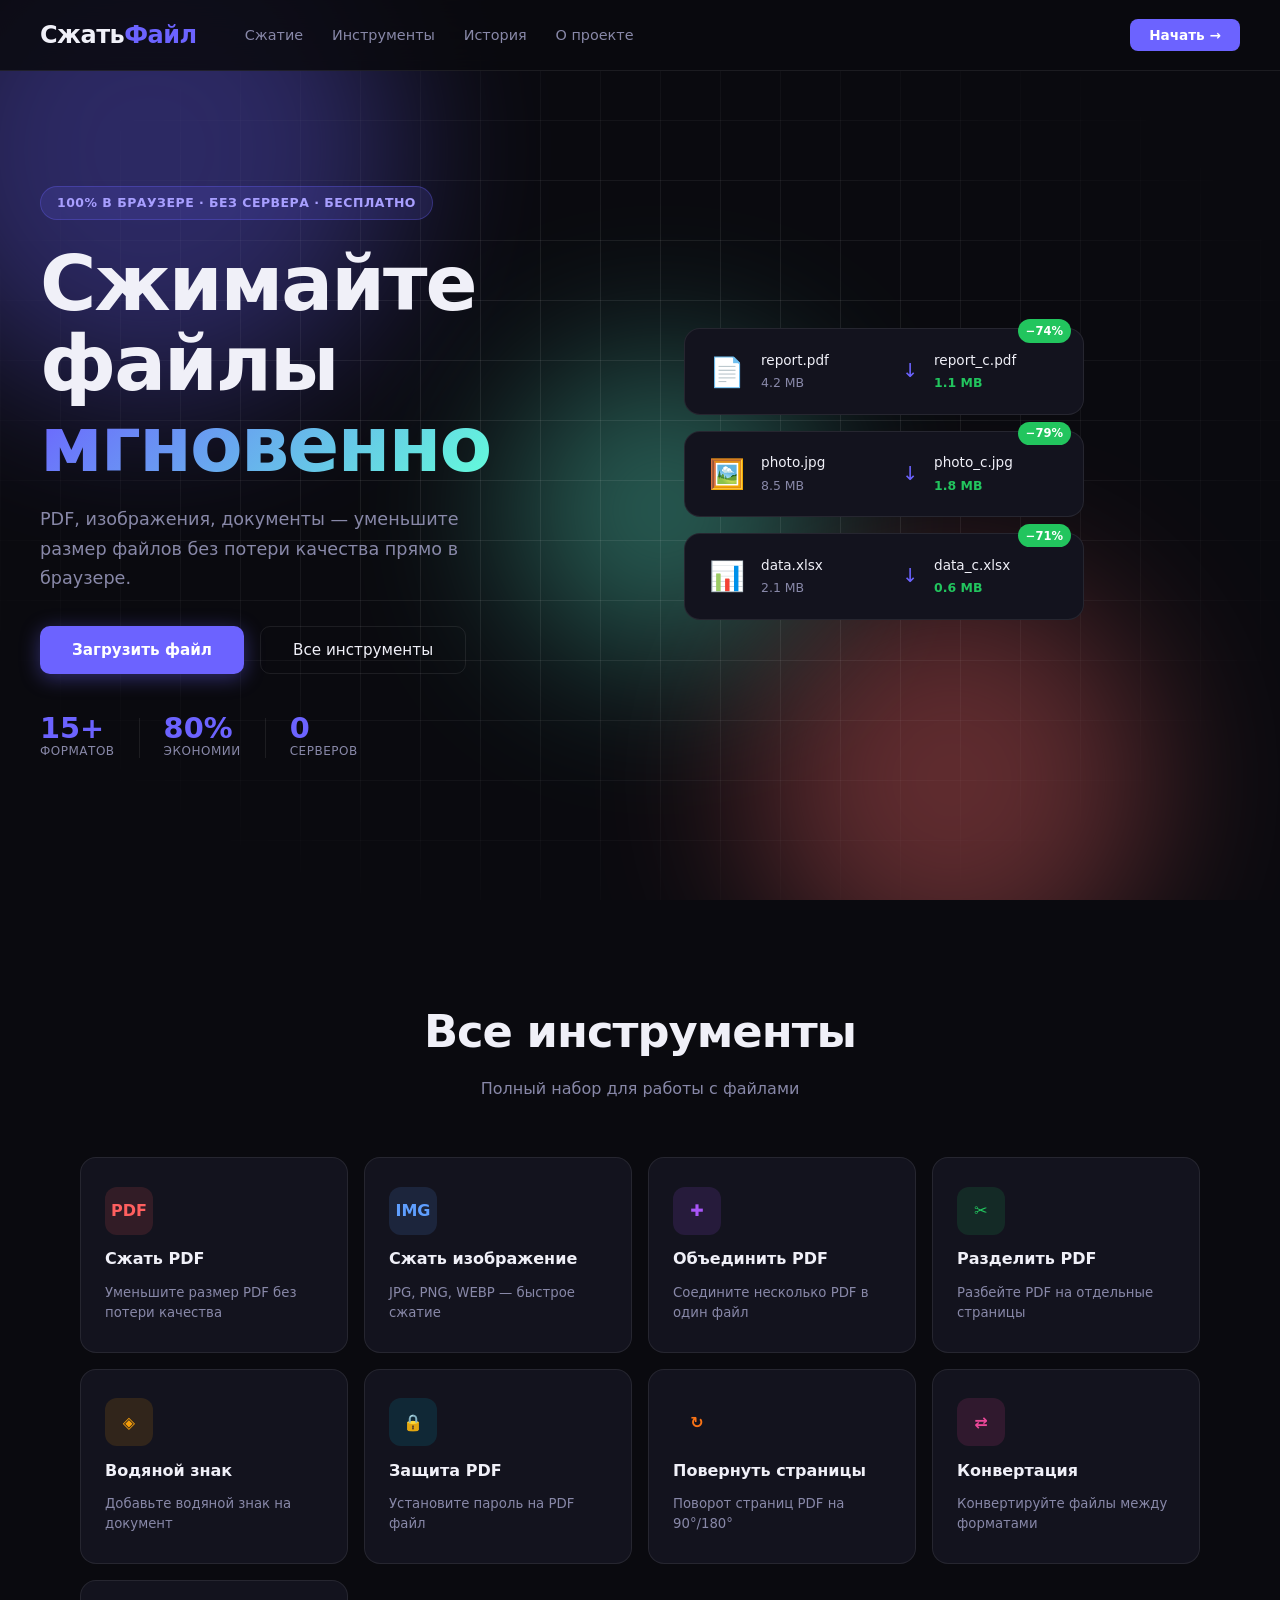
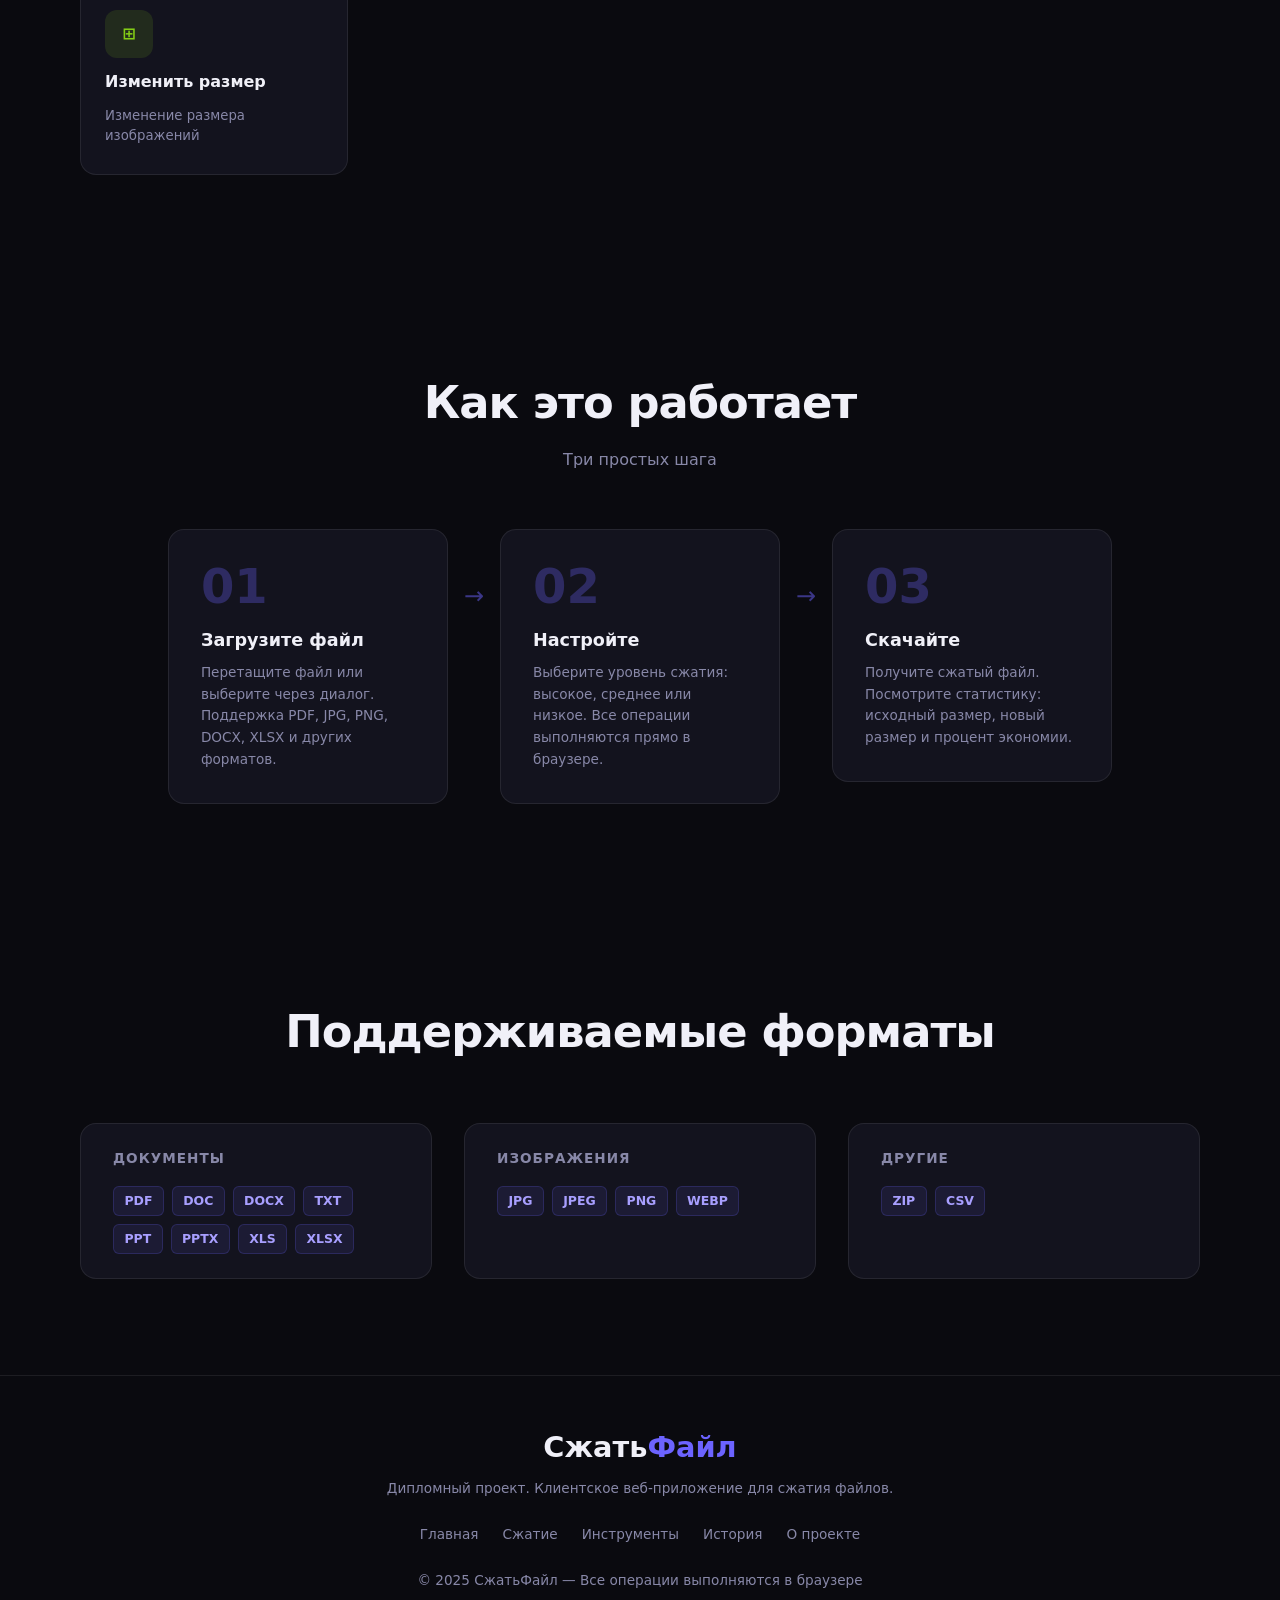
<file: index.html>
<!DOCTYPE html>
<html lang="ru">
<head>
  <meta charset="UTF-8">
  <meta name="viewport" content="width=device-width, initial-scale=1.0">
  <title>СжатьФайл — Сжатие и оптимизация файлов</title>
  <link rel="stylesheet" href="css/style.css">
  <link rel="stylesheet" href="css/responsive.css">

</head>
<body>

<!-- NAV -->
<nav class="navbar">
  <a href="index.html" class="logo">Сжать<span>Файл</span></a>
  <ul class="nav-links">
    <li><a href="compress.html">Сжатие</a></li>
    <li><a href="tools.html">Инструменты</a></li>
    <li><a href="history.html">История</a></li>
    <li><a href="about.html">О проекте</a></li>
  </ul>
  <button class="nav-cta" onclick="location.href='compress.html'">Начать →</button>
  <button class="burger" id="burger">☰</button>
</nav>

<!-- HERO -->
<section class="hero">
  <div class="hero-bg">
    <div class="blob b1"></div>
    <div class="blob b2"></div>
    <div class="blob b3"></div>
    <div class="grid-overlay"></div>
  </div>
  <div class="hero-content">
    <div class="hero-badge">100% в браузере · Без сервера · Бесплатно</div>
    <h1 class="hero-title">Сжимайте файлы<br><span class="accent">мгновенно</span></h1>
    <p class="hero-sub">PDF, изображения, документы — уменьшите размер файлов без потери качества прямо в браузере.</p>
    <div class="hero-actions">
      <button class="btn-primary" onclick="location.href='compress.html'">Загрузить файл</button>
      <button class="btn-ghost" onclick="location.href='tools.html'">Все инструменты</button>
    </div>
    <div class="hero-stats">
      <div class="stat"><span class="stat-num">15+</span><span class="stat-label">форматов</span></div>
      <div class="stat-divider"></div>
      <div class="stat"><span class="stat-num">80%</span><span class="stat-label">экономии</span></div>
      <div class="stat-divider"></div>
      <div class="stat"><span class="stat-num">0</span><span class="stat-label">серверов</span></div>
    </div>
  </div>
  <div class="hero-visual">
    <div class="file-card fc1">
      <div class="fc-icon">📄</div>
      <div class="fc-info"><span>report.pdf</span><span class="fc-size">4.2 MB</span></div>
      <div class="fc-arrow">↓</div>
      <div class="fc-info"><span>report_c.pdf</span><span class="fc-size fc-green">1.1 MB</span></div>
      <div class="fc-badge">−74%</div>
    </div>
    <div class="file-card fc2">
      <div class="fc-icon">🖼️</div>
      <div class="fc-info"><span>photo.jpg</span><span class="fc-size">8.5 MB</span></div>
      <div class="fc-arrow">↓</div>
      <div class="fc-info"><span>photo_c.jpg</span><span class="fc-size fc-green">1.8 MB</span></div>
      <div class="fc-badge">−79%</div>
    </div>
    <div class="file-card fc3">
      <div class="fc-icon">📊</div>
      <div class="fc-info"><span>data.xlsx</span><span class="fc-size">2.1 MB</span></div>
      <div class="fc-arrow">↓</div>
      <div class="fc-info"><span>data_c.xlsx</span><span class="fc-size fc-green">0.6 MB</span></div>
      <div class="fc-badge">−71%</div>
    </div>
  </div>
</section>

<!-- TOOLS GRID -->
<section class="tools-section">
  <div class="section-header">
    <h2>Все инструменты</h2>
    <p>Полный набор для работы с файлами</p>
  </div>
  <div class="tools-grid">
    <a href="compress.html?type=pdf" class="tool-card">
      <div class="tool-icon" style="background:#ff5f5f22;color:#ff5f5f">PDF</div>
      <h3>Сжать PDF</h3>
      <p>Уменьшите размер PDF без потери качества</p>
    </a>
    <a href="compress.html?type=image" class="tool-card">
      <div class="tool-icon" style="background:#5f9fff22;color:#5f9fff">IMG</div>
      <h3>Сжать изображение</h3>
      <p>JPG, PNG, WEBP — быстрое сжатие</p>
    </a>
    <a href="tools.html?tool=merge" class="tool-card">
      <div class="tool-icon" style="background:#a855f722;color:#a855f7">✚</div>
      <h3>Объединить PDF</h3>
      <p>Соедините несколько PDF в один файл</p>
    </a>
    <a href="tools.html?tool=split" class="tool-card">
      <div class="tool-icon" style="background:#22c55e22;color:#22c55e">✂</div>
      <h3>Разделить PDF</h3>
      <p>Разбейте PDF на отдельные страницы</p>
    </a>
    <a href="tools.html?tool=watermark" class="tool-card">
      <div class="tool-icon" style="background:#f59e0b22;color:#f59e0b">◈</div>
      <h3>Водяной знак</h3>
      <p>Добавьте водяной знак на документ</p>
    </a>
    <a href="tools.html?tool=protect" class="tool-card">
      <div class="tool-icon" style="background:#06b6d422;color:#06b6d4">🔒</div>
      <h3>Защита PDF</h3>
      <p>Установите пароль на PDF файл</p>
    </a>
    <a href="tools.html?tool=rotate" class="tool-card">
      <div class="tool-icon" style="background:#f97316 22;color:#f97316">↻</div>
      <h3>Повернуть страницы</h3>
      <p>Поворот страниц PDF на 90°/180°</p>
    </a>
    <a href="tools.html?tool=convert" class="tool-card">
      <div class="tool-icon" style="background:#ec489922;color:#ec4899">⇄</div>
      <h3>Конвертация</h3>
      <p>Конвертируйте файлы между форматами</p>
    </a>
    <a href="tools.html?tool=resize" class="tool-card">
      <div class="tool-icon" style="background:#84cc1622;color:#84cc16">⊞</div>
      <h3>Изменить размер</h3>
      <p>Изменение размера изображений</p>
    </a>
  </div>
</section>

<!-- HOW IT WORKS -->
<section class="how-section">
  <div class="section-header">
    <h2>Как это работает</h2>
    <p>Три простых шага</p>
  </div>
  <div class="steps">
    <div class="step">
      <div class="step-num">01</div>
      <h3>Загрузите файл</h3>
      <p>Перетащите файл или выберите через диалог. Поддержка PDF, JPG, PNG, DOCX, XLSX и других форматов.</p>
    </div>
    <div class="step-arrow">→</div>
    <div class="step">
      <div class="step-num">02</div>
      <h3>Настройте</h3>
      <p>Выберите уровень сжатия: высокое, среднее или низкое. Все операции выполняются прямо в браузере.</p>
    </div>
    <div class="step-arrow">→</div>
    <div class="step">
      <div class="step-num">03</div>
      <h3>Скачайте</h3>
      <p>Получите сжатый файл. Посмотрите статистику: исходный размер, новый размер и процент экономии.</p>
    </div>
  </div>
</section>

<!-- FORMATS -->
<section class="formats-section">
  <div class="section-header">
    <h2>Поддерживаемые форматы</h2>
  </div>
  <div class="formats-grid">
    <div class="format-group">
      <h4>Документы</h4>
      <div class="format-tags">
        <span>PDF</span><span>DOC</span><span>DOCX</span><span>TXT</span><span>PPT</span><span>PPTX</span><span>XLS</span><span>XLSX</span>
      </div>
    </div>
    <div class="format-group">
      <h4>Изображения</h4>
      <div class="format-tags">
        <span>JPG</span><span>JPEG</span><span>PNG</span><span>WEBP</span>
      </div>
    </div>
    <div class="format-group">
      <h4>Другие</h4>
      <div class="format-tags">
        <span>ZIP</span><span>CSV</span>
      </div>
    </div>
  </div>
</section>

<!-- FOOTER -->
<footer class="footer">
  <div class="footer-inner">
    <div class="footer-logo">Сжать<span>Файл</span></div>
    <p>Дипломный проект. Клиентское веб-приложение для сжатия файлов.</p>
    <div class="footer-links">
      <a href="index.html">Главная</a>
      <a href="compress.html">Сжатие</a>
      <a href="tools.html">Инструменты</a>
      <a href="history.html">История</a>
      <a href="about.html">О проекте</a>
    </div>
    <p class="footer-copy">© 2025 СжатьФайл — Все операции выполняются в браузере</p>
  </div>
</footer>

<script src="js/app.js"></script>
</body>
</html>
</file>
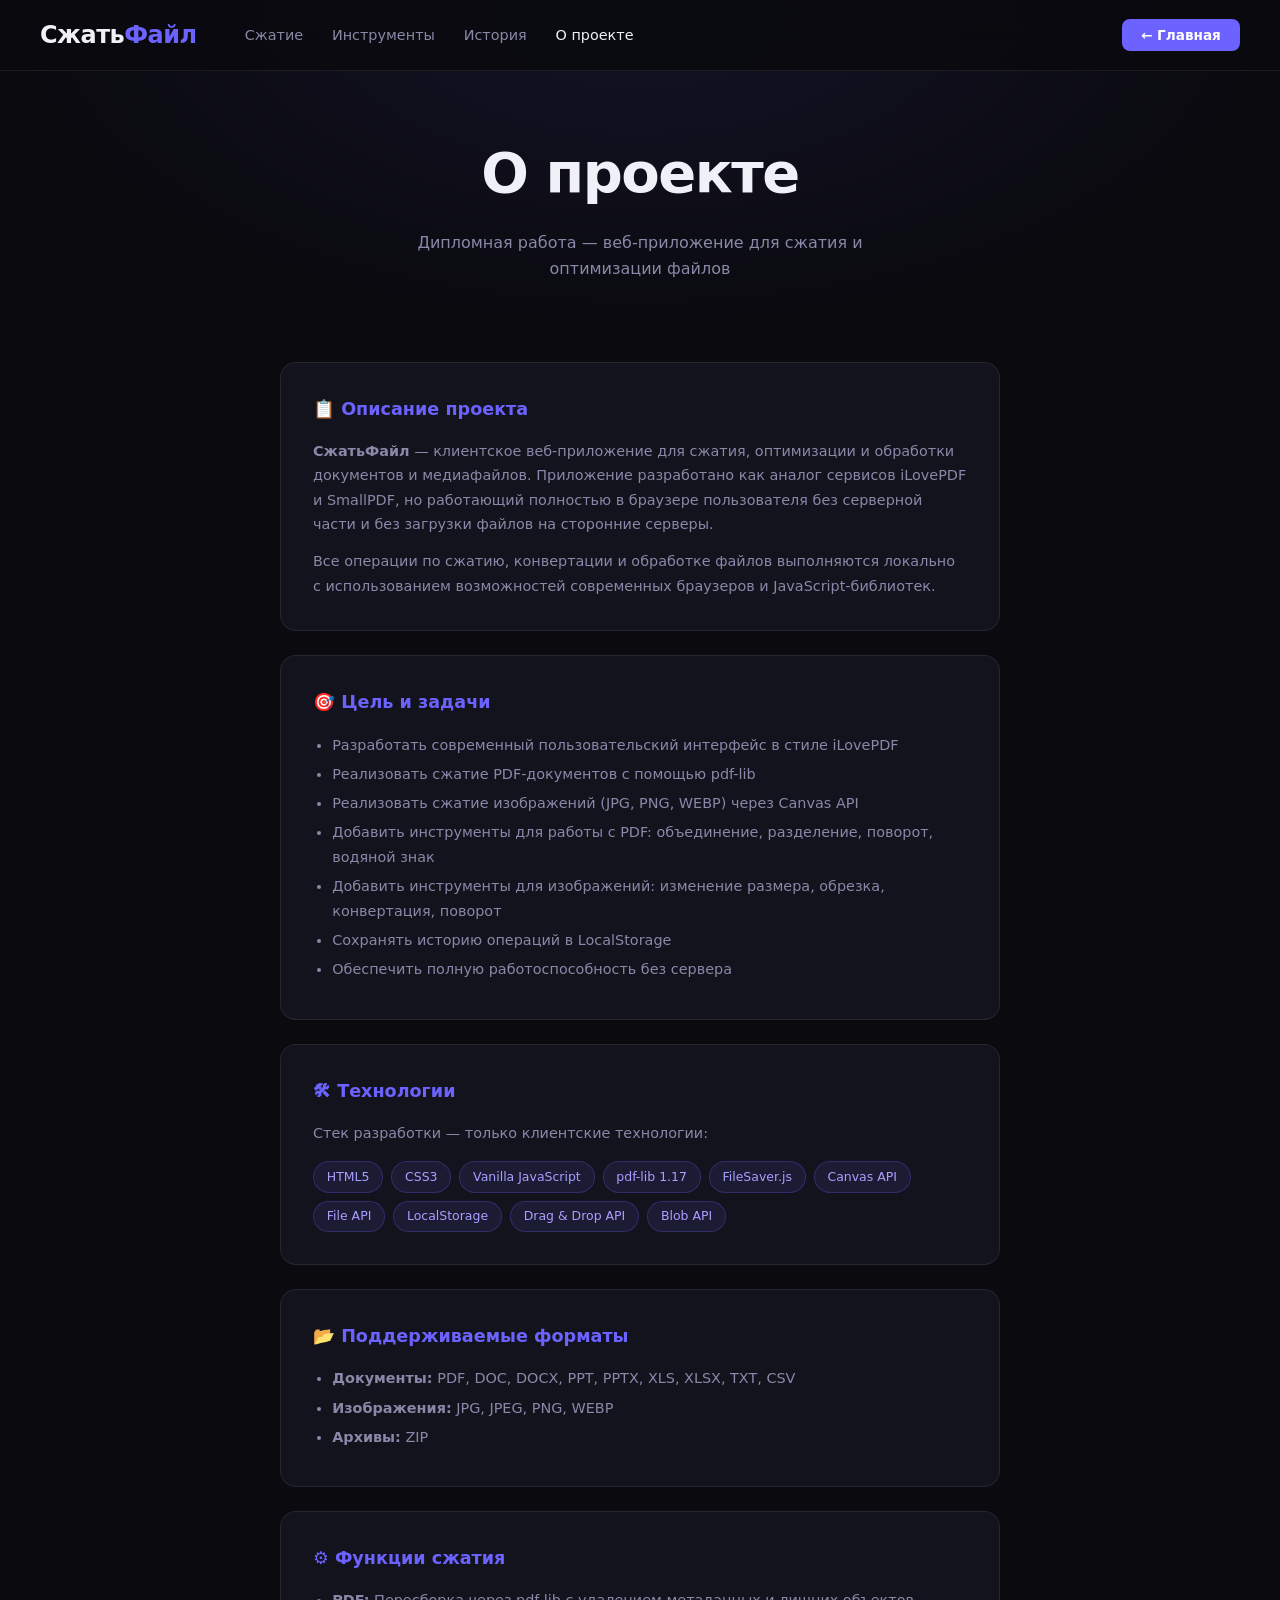
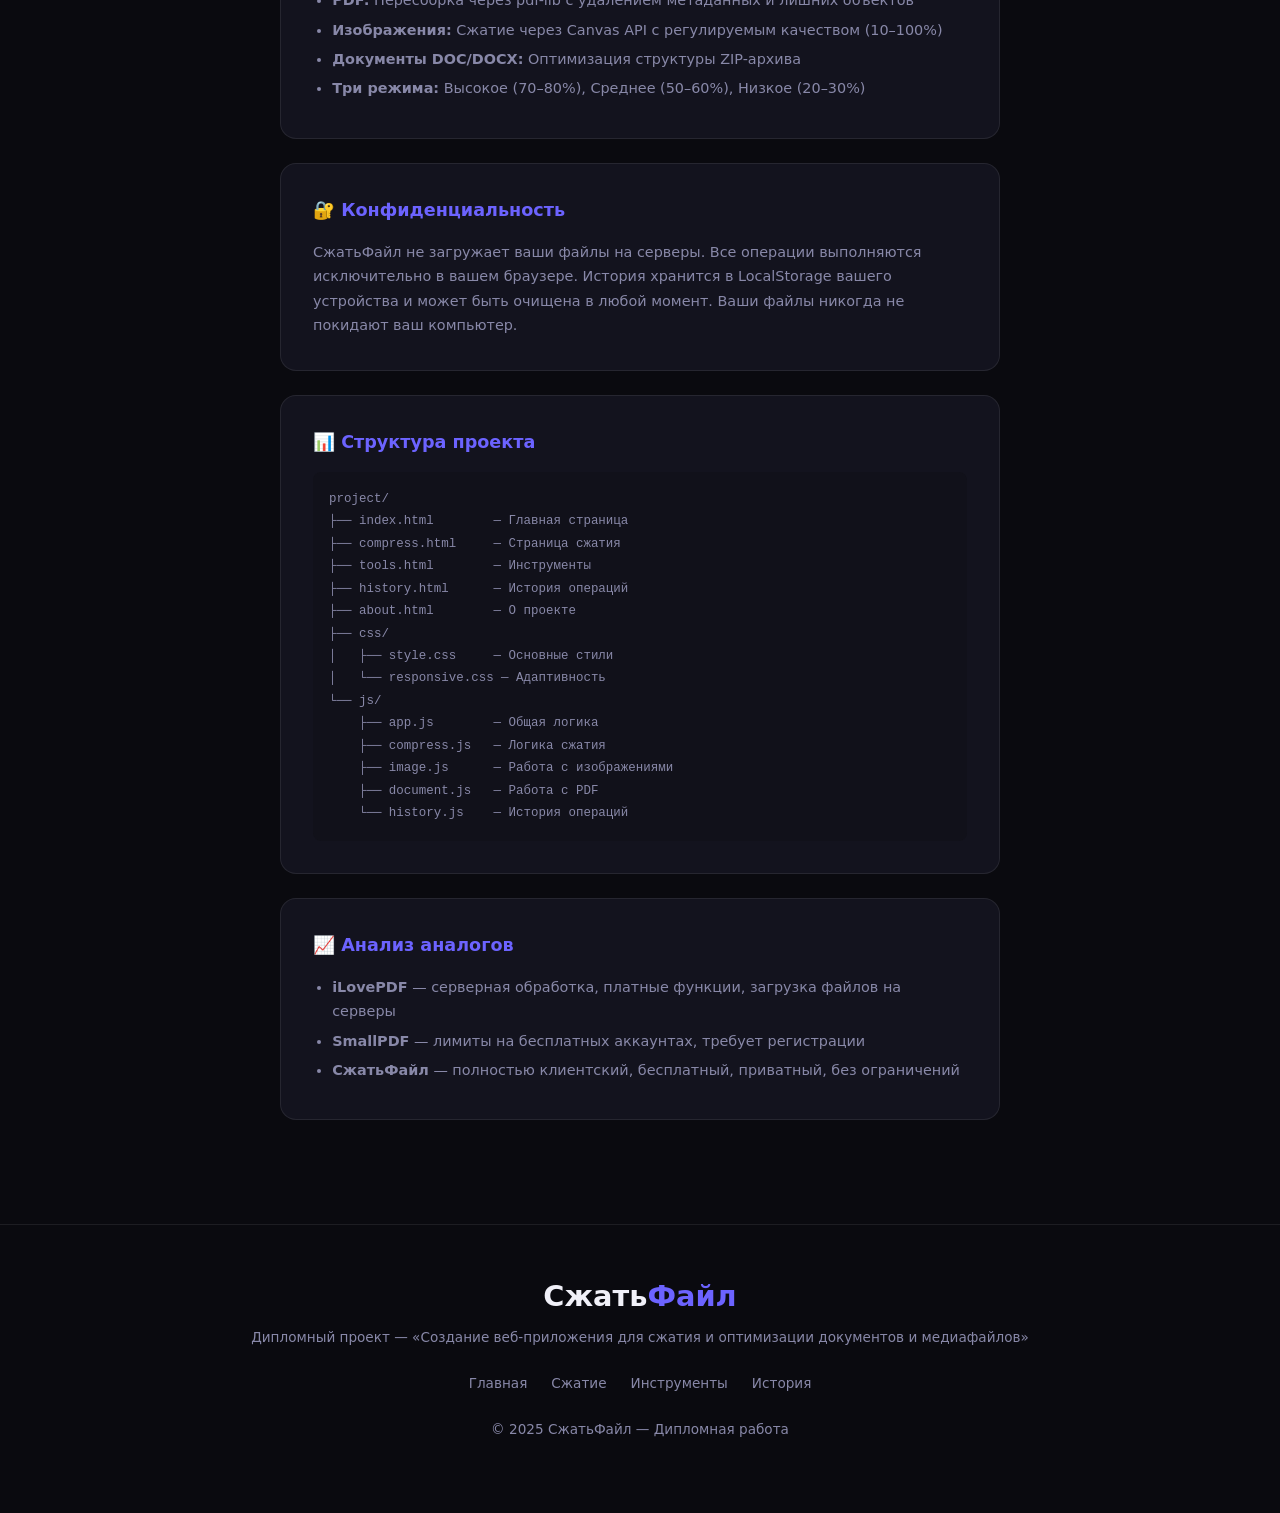
<file: about.html>
<!DOCTYPE html>
<html lang="ru">
<head>
  <meta charset="UTF-8">
  <meta name="viewport" content="width=device-width, initial-scale=1.0">
  <title>О проекте — СжатьФайл</title>
  <link rel="stylesheet" href="css/style.css">
  <link rel="stylesheet" href="css/responsive.css">

</head>
<body>

<nav class="navbar">
  <a href="index.html" class="logo">Сжать<span>Файл</span></a>
  <ul class="nav-links" id="navLinks">
    <li><a href="compress.html">Сжатие</a></li>
    <li><a href="tools.html">Инструменты</a></li>
    <li><a href="history.html">История</a></li>
    <li><a href="about.html" style="color:var(--text)">О проекте</a></li>
  </ul>
  <button class="nav-cta" onclick="location.href='index.html'">← Главная</button>
  <button class="burger" id="burger">☰</button>
</nav>

<div class="page-header">
  <h1>О проекте</h1>
  <p>Дипломная работа — веб-приложение для сжатия и оптимизации файлов</p>
</div>

<div class="about-section">

  <div class="about-card">
    <h3>📋 Описание проекта</h3>
    <p>
      <strong>СжатьФайл</strong> — клиентское веб-приложение для сжатия, оптимизации и обработки документов и медиафайлов.
      Приложение разработано как аналог сервисов iLovePDF и SmallPDF, но работающий полностью в браузере пользователя
      без серверной части и без загрузки файлов на сторонние серверы.
    </p>
    <p style="margin-top:0.8rem">
      Все операции по сжатию, конвертации и обработке файлов выполняются локально с использованием
      возможностей современных браузеров и JavaScript-библиотек.
    </p>
  </div>

  <div class="about-card">
    <h3>🎯 Цель и задачи</h3>
    <ul>
      <li>Разработать современный пользовательский интерфейс в стиле iLovePDF</li>
      <li>Реализовать сжатие PDF-документов с помощью pdf-lib</li>
      <li>Реализовать сжатие изображений (JPG, PNG, WEBP) через Canvas API</li>
      <li>Добавить инструменты для работы с PDF: объединение, разделение, поворот, водяной знак</li>
      <li>Добавить инструменты для изображений: изменение размера, обрезка, конвертация, поворот</li>
      <li>Сохранять историю операций в LocalStorage</li>
      <li>Обеспечить полную работоспособность без сервера</li>
    </ul>
  </div>

  <div class="about-card">
    <h3>🛠 Технологии</h3>
    <p style="margin-bottom:0.5rem">Стек разработки — только клиентские технологии:</p>
    <div class="tech-chips">
      <span class="tech-chip">HTML5</span>
      <span class="tech-chip">CSS3</span>
      <span class="tech-chip">Vanilla JavaScript</span>
      <span class="tech-chip">pdf-lib 1.17</span>
      <span class="tech-chip">FileSaver.js</span>
      <span class="tech-chip">Canvas API</span>
      <span class="tech-chip">File API</span>
      <span class="tech-chip">LocalStorage</span>
      <span class="tech-chip">Drag & Drop API</span>
      <span class="tech-chip">Blob API</span>
    </div>
  </div>

  <div class="about-card">
    <h3>📂 Поддерживаемые форматы</h3>
    <ul>
      <li><strong>Документы:</strong> PDF, DOC, DOCX, PPT, PPTX, XLS, XLSX, TXT, CSV</li>
      <li><strong>Изображения:</strong> JPG, JPEG, PNG, WEBP</li>
      <li><strong>Архивы:</strong> ZIP</li>
    </ul>
  </div>

  <div class="about-card">
    <h3>⚙️ Функции сжатия</h3>
    <ul>
      <li><strong>PDF:</strong> Пересборка через pdf-lib с удалением метаданных и лишних объектов</li>
      <li><strong>Изображения:</strong> Сжатие через Canvas API с регулируемым качеством (10–100%)</li>
      <li><strong>Документы DOC/DOCX:</strong> Оптимизация структуры ZIP-архива</li>
      <li><strong>Три режима:</strong> Высокое (70–80%), Среднее (50–60%), Низкое (20–30%)</li>
    </ul>
  </div>

  <div class="about-card">
    <h3>🔐 Конфиденциальность</h3>
    <p>
      СжатьФайл не загружает ваши файлы на серверы. Все операции выполняются исключительно в вашем браузере.
      История хранится в LocalStorage вашего устройства и может быть очищена в любой момент.
      Ваши файлы никогда не покидают ваш компьютер.
    </p>
  </div>

  <div class="about-card">
    <h3>📊 Структура проекта</h3>
    <pre style="font-size:0.78rem;color:var(--text-muted);line-height:1.8;background:var(--bg2);padding:1rem;border-radius:8px;overflow-x:auto">project/
├── index.html        — Главная страница
├── compress.html     — Страница сжатия
├── tools.html        — Инструменты
├── history.html      — История операций
├── about.html        — О проекте
├── css/
│   ├── style.css     — Основные стили
│   └── responsive.css — Адаптивность
└── js/
    ├── app.js        — Общая логика
    ├── compress.js   — Логика сжатия
    ├── image.js      — Работа с изображениями
    ├── document.js   — Работа с PDF
    └── history.js    — История операций</pre>
  </div>

  <div class="about-card">
    <h3>📈 Анализ аналогов</h3>
    <ul>
      <li><strong>iLovePDF</strong> — серверная обработка, платные функции, загрузка файлов на серверы</li>
      <li><strong>SmallPDF</strong> — лимиты на бесплатных аккаунтах, требует регистрации</li>
      <li><strong>СжатьФайл</strong> — полностью клиентский, бесплатный, приватный, без ограничений</li>
    </ul>
  </div>

</div>

<footer class="footer">
  <div class="footer-inner">
    <div class="footer-logo">Сжать<span>Файл</span></div>
    <p>Дипломный проект — «Создание веб-приложения для сжатия и оптимизации документов и медиафайлов»</p>
    <div class="footer-links">
      <a href="index.html">Главная</a>
      <a href="compress.html">Сжатие</a>
      <a href="tools.html">Инструменты</a>
      <a href="history.html">История</a>
    </div>
    <p class="footer-copy">© 2025 СжатьФайл — Дипломная работа</p>
  </div>
</footer>

<script src="js/app.js"></script>
</body>
</html>
</file>
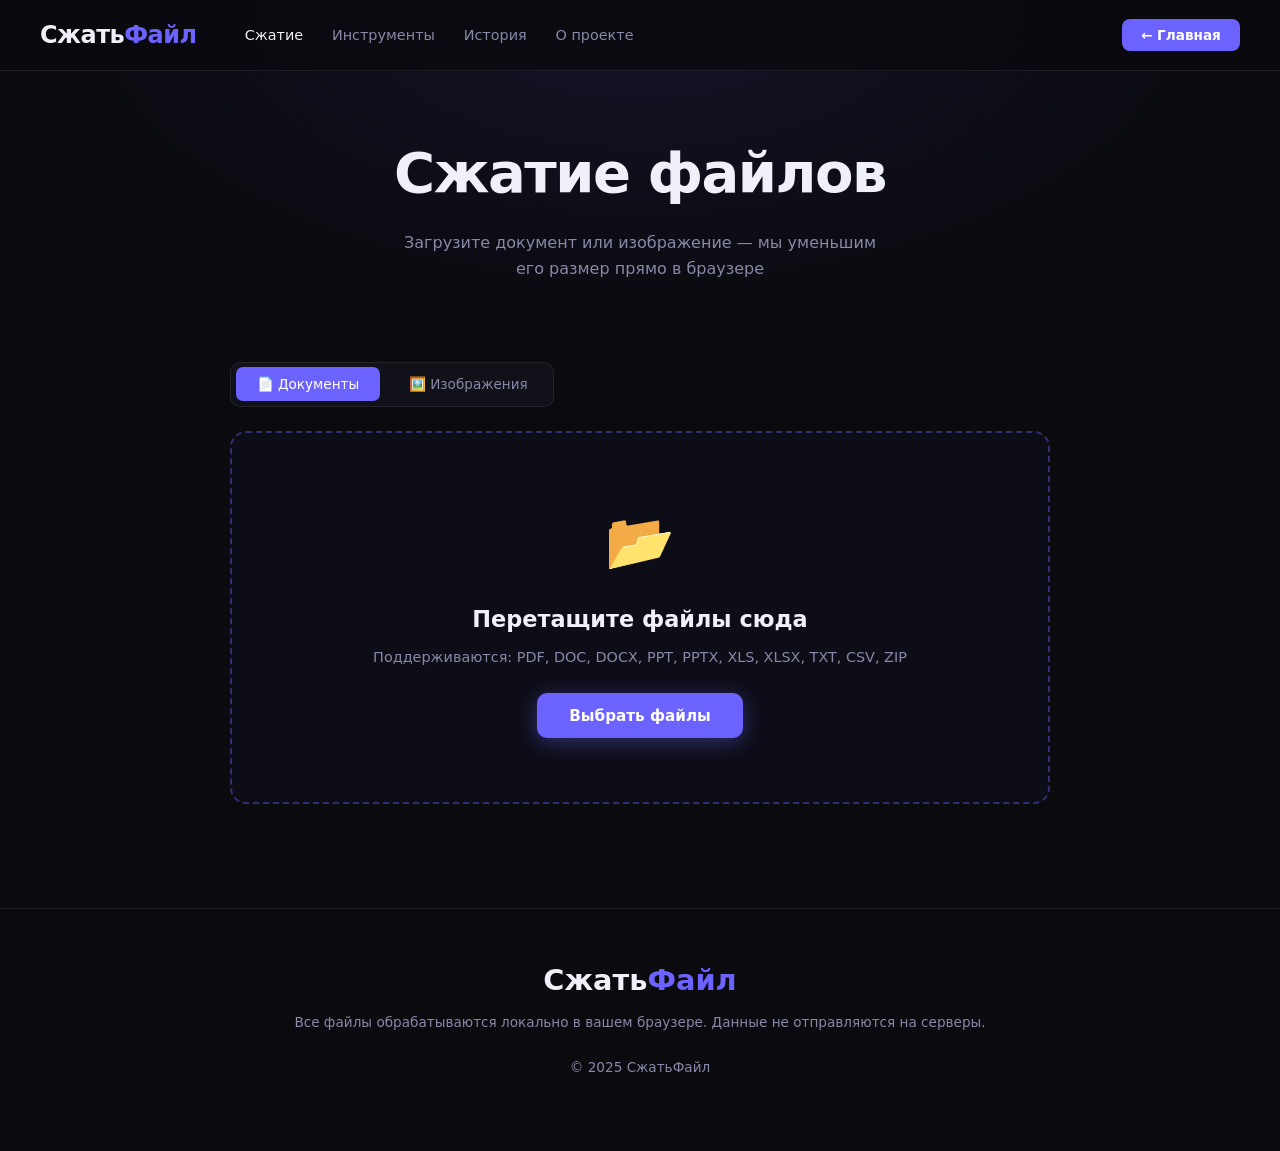
<file: compress.html>
<!DOCTYPE html>
<html lang="ru">
<head>
  <meta charset="UTF-8">
  <meta name="viewport" content="width=device-width, initial-scale=1.0">
  <title>Сжатие файлов — СжатьФайл</title>
  <link rel="stylesheet" href="css/style.css">
  <link rel="stylesheet" href="css/responsive.css">
  <link rel="stylesheet" href="css/compress.css">

</head>
<body>

<nav class="navbar">
  <a href="index.html" class="logo">Сжать<span>Файл</span></a>
  <ul class="nav-links" id="navLinks">
    <li><a href="compress.html" style="color:var(--text)">Сжатие</a></li>
    <li><a href="tools.html">Инструменты</a></li>
    <li><a href="history.html">История</a></li>
    <li><a href="about.html">О проекте</a></li>
  </ul>
  <button class="nav-cta" onclick="location.href='index.html'">← Главная</button>
  <button class="burger" id="burger">☰</button>
</nav>

<div class="page-header">
  <h1>Сжатие файлов</h1>
  <p>Загрузите документ или изображение — мы уменьшим его размер прямо в браузере</p>
</div>

<div class="compress-layout">

  <!-- TAB BAR -->
  <div class="tab-bar">
    <button class="tab-btn active" id="tabDocs" onclick="switchTab('docs')">📄 Документы</button>
    <button class="tab-btn" id="tabImages" onclick="switchTab('images')">🖼️ Изображения</button>
  </div>

  <!-- DROP ZONE -->
  <div class="drop-zone" id="dropZone" onclick="document.getElementById('fileInput').click()">
    <div class="drop-zone-icon" id="dzIcon">📂</div>
    <h3>Перетащите файлы сюда</h3>
    <p id="dzFormats">Поддерживаются: PDF, DOC, DOCX, PPT, PPTX, XLS, XLSX, TXT, CSV, ZIP</p>
    <input type="file" id="fileInput" multiple accept=".pdf,.doc,.docx,.ppt,.pptx,.xls,.xlsx,.txt,.csv,.zip">
    <button class="btn-primary" style="pointer-events:none">Выбрать файлы</button>
  </div>

  <!-- FILE LIST -->
  <div class="file-list" id="fileList"></div>

  <!-- SETTINGS -->
  <div class="settings-panel" id="settingsPanel" style="display:none">
    <h3>Уровень сжатия</h3>
    <div class="level-options">
      <div class="level-option" onclick="setLevel('high')" id="lvlHigh">
        <span class="level-name">Высокое</span>
        <span class="level-desc">Макс. уменьшение, возможна потеря</span>
      </div>
      <div class="level-option active" onclick="setLevel('medium')" id="lvlMedium">
        <span class="level-name">Среднее</span>
        <span class="level-desc">Баланс качества и размера</span>
      </div>
      <div class="level-option" onclick="setLevel('low')" id="lvlLow">
        <span class="level-name">Низкое</span>
        <span class="level-desc">Мин. потеря, меньше сжатие</span>
      </div>
    </div>

    <!-- Image quality slider -->
    <div id="qualityGroup" class="form-group" style="margin-top:1rem">
      <label>Качество изображения: <strong id="qualityVal">75%</strong></label>
      <input type="range" id="qualitySlider" min="10" max="100" value="75"
             oninput="document.getElementById('qualityVal').textContent=this.value+'%'">
    </div>
  </div>

  <!-- COMPRESS BUTTON -->
  <div id="compressActions" style="display:none; margin-bottom:2rem; display:none">
    <button class="btn-primary" onclick="startCompression()" id="compressBtn">
      ⚡ Сжать файлы
    </button>
  </div>

  <!-- LOADING -->
  <div id="loadingBlock" style="display:none; text-align:center; padding: 2rem 0;">
    <div class="spinner"></div>
    <p style="color:var(--text-muted); font-size:0.9rem" id="loadingMsg">Обработка файлов...</p>
  </div>

  <!-- RESULTS -->
  <div id="resultsBlock" style="display:none">
    <h3 style="font-family:var(--font-display);font-weight:700;margin-bottom:1.2rem;">
      ✅ Результаты обработки
    </h3>
    <div id="resultsList"></div>
    <div style="display:flex;gap:1rem;flex-wrap:wrap;margin-top:1.5rem;">
      <button class="btn-primary" onclick="downloadAll()">⬇ Скачать все</button>
      <button class="btn-ghost" onclick="resetAll()">↺ Обработать ещё</button>
    </div>
  </div>

</div>

<footer class="footer">
  <div class="footer-inner">
    <div class="footer-logo">Сжать<span>Файл</span></div>
    <p>Все файлы обрабатываются локально в вашем браузере. Данные не отправляются на серверы.</p>
    <p class="footer-copy">© 2025 СжатьФайл</p>
  </div>
</footer>

<div id="toast-container"></div>

<!-- LIBS -->
<script src="libs/pdf-lib.min.js"></script>
<script src="libs/FileSaver.min.js"></script>
<script src="js/app.js"></script>
<script src="js/compress.js"></script>
<script src="js/image.js"></script>
<script src="js/document.js"></script>
</body>
</html>
</file>
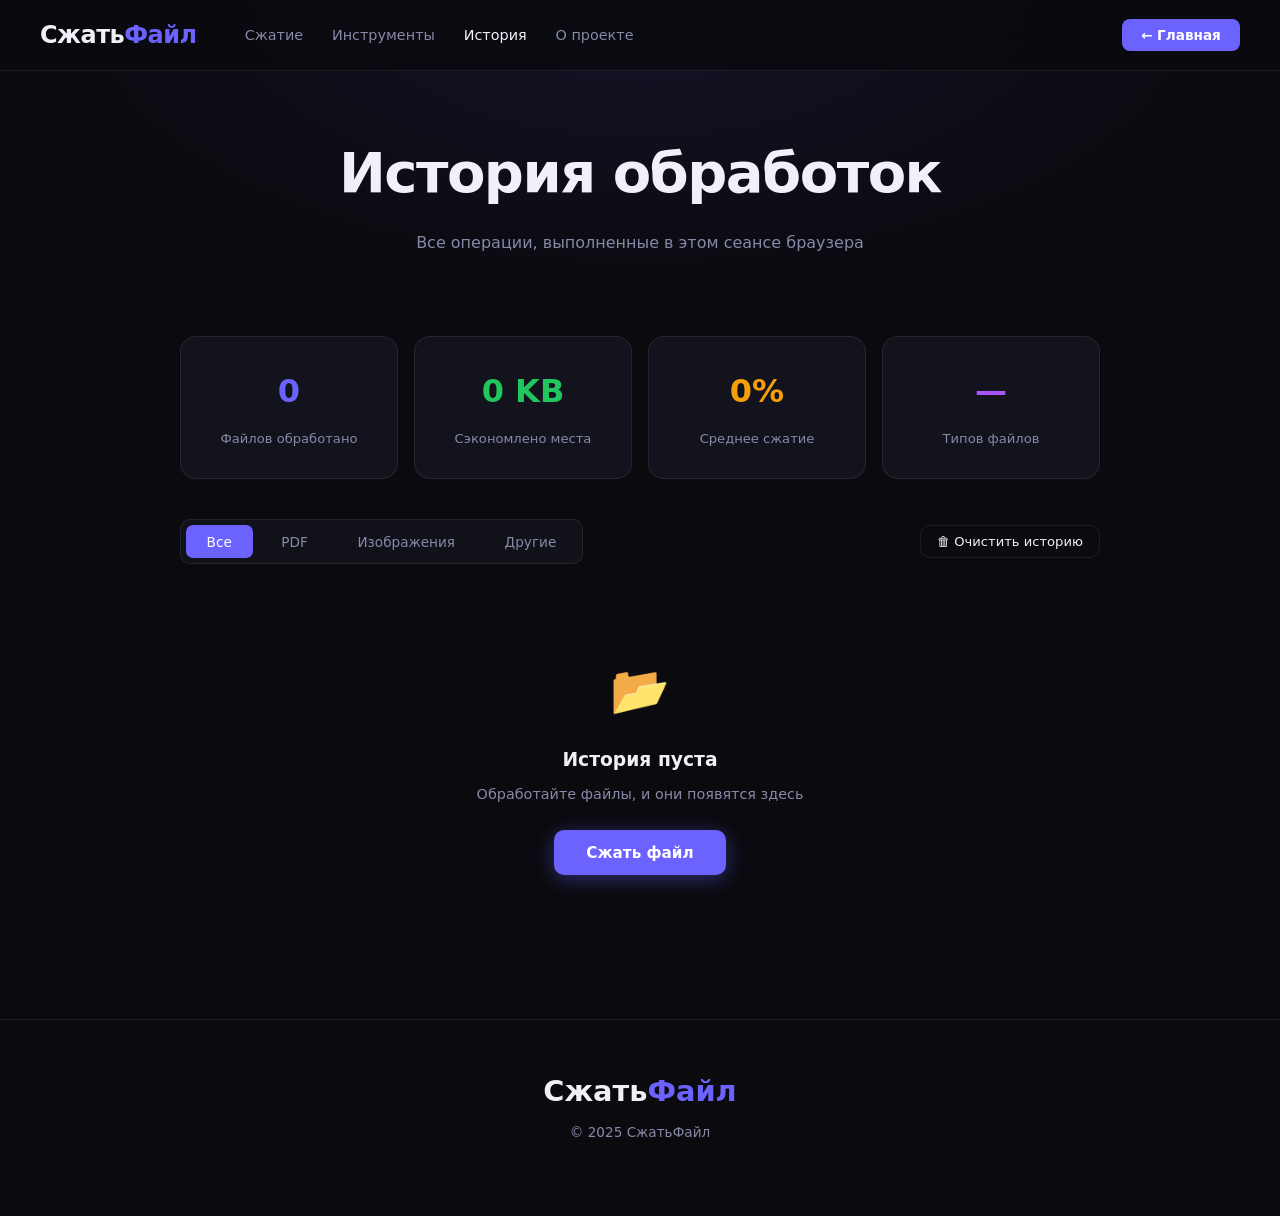
<file: history.html>
<!DOCTYPE html>
<html lang="ru">
<head>
  <meta charset="UTF-8">
  <meta name="viewport" content="width=device-width, initial-scale=1.0">
  <title>История — СжатьФайл</title>
  <link rel="stylesheet" href="css/style.css">
  <link rel="stylesheet" href="css/responsive.css">
  <link rel="stylesheet" href="css/compress.css">

</head>
<body>

<nav class="navbar">
  <a href="index.html" class="logo">Сжать<span>Файл</span></a>
  <ul class="nav-links" id="navLinks">
    <li><a href="compress.html">Сжатие</a></li>
    <li><a href="tools.html">Инструменты</a></li>
    <li><a href="history.html" style="color:var(--text)">История</a></li>
    <li><a href="about.html">О проекте</a></li>
  </ul>
  <button class="nav-cta" onclick="location.href='index.html'">← Главная</button>
  <button class="burger" id="burger">☰</button>
</nav>

<div class="page-header">
  <h1>История обработок</h1>
  <p>Все операции, выполненные в этом сеансе браузера</p>
</div>

<div style="max-width:1000px;margin:0 auto;padding:2rem 2.5rem 5rem">

  <!-- SUMMARY CARDS -->
  <div style="display:grid;grid-template-columns:repeat(auto-fill,minmax(180px,1fr));gap:1rem;margin-bottom:2.5rem" id="summaryCards">
    <div class="tool-card" style="text-align:center">
      <div style="font-family:var(--font-display);font-size:2rem;font-weight:800;color:var(--accent)" id="statTotal">0</div>
      <div style="font-size:0.82rem;color:var(--text-muted)">Файлов обработано</div>
    </div>
    <div class="tool-card" style="text-align:center">
      <div style="font-family:var(--font-display);font-size:2rem;font-weight:800;color:var(--green)" id="statSaved">0 KB</div>
      <div style="font-size:0.82rem;color:var(--text-muted)">Сэкономлено места</div>
    </div>
    <div class="tool-card" style="text-align:center">
      <div style="font-family:var(--font-display);font-size:2rem;font-weight:800;color:#f59e0b" id="statAvg">0%</div>
      <div style="font-size:0.82rem;color:var(--text-muted)">Среднее сжатие</div>
    </div>
    <div class="tool-card" style="text-align:center">
      <div style="font-family:var(--font-display);font-size:2rem;font-weight:800;color:#a855f7" id="statTypes">—</div>
      <div style="font-size:0.82rem;color:var(--text-muted)">Типов файлов</div>
    </div>
  </div>

  <!-- FILTER -->
  <div style="display:flex;align-items:center;gap:1rem;margin-bottom:1.5rem;flex-wrap:wrap">
    <div class="tab-bar" style="margin:0">
      <button class="tab-btn active" onclick="filterHistory('all',this)">Все</button>
      <button class="tab-btn" onclick="filterHistory('pdf',this)">PDF</button>
      <button class="tab-btn" onclick="filterHistory('image',this)">Изображения</button>
      <button class="tab-btn" onclick="filterHistory('other',this)">Другие</button>
    </div>
    <button class="btn-ghost" style="margin-left:auto;font-size:0.82rem;padding:0.5rem 1rem" onclick="clearHistory()">🗑 Очистить историю</button>
  </div>

  <!-- EMPTY STATE -->
  <div id="emptyHistory" style="text-align:center;padding:4rem 2rem;display:none">
    <div style="font-size:3rem;margin-bottom:1rem">📂</div>
    <h3 style="font-family:var(--font-display);font-weight:700;margin-bottom:0.5rem">История пуста</h3>
    <p style="color:var(--text-muted);font-size:0.9rem;margin-bottom:1.5rem">Обработайте файлы, и они появятся здесь</p>
    <button class="btn-primary" onclick="location.href='compress.html'">Сжать файл</button>
  </div>

  <!-- TABLE -->
  <div class="history-table-wrap" id="historyTableWrap">
    <table class="history-table">
      <thead>
        <tr>
          <th>Файл</th>
          <th>Операция</th>
          <th>Исходный</th>
          <th>Результат</th>
          <th>Экономия</th>
          <th>Время</th>
        </tr>
      </thead>
      <tbody id="historyBody"></tbody>
    </table>
  </div>

</div>

<footer class="footer">
  <div class="footer-inner">
    <div class="footer-logo">Сжать<span>Файл</span></div>
    <p class="footer-copy">© 2025 СжатьФайл</p>
  </div>
</footer>

<div id="toast-container"></div>

<script src="js/app.js"></script>
<script src="js/history.js"></script>
</body>
</html>
</file>
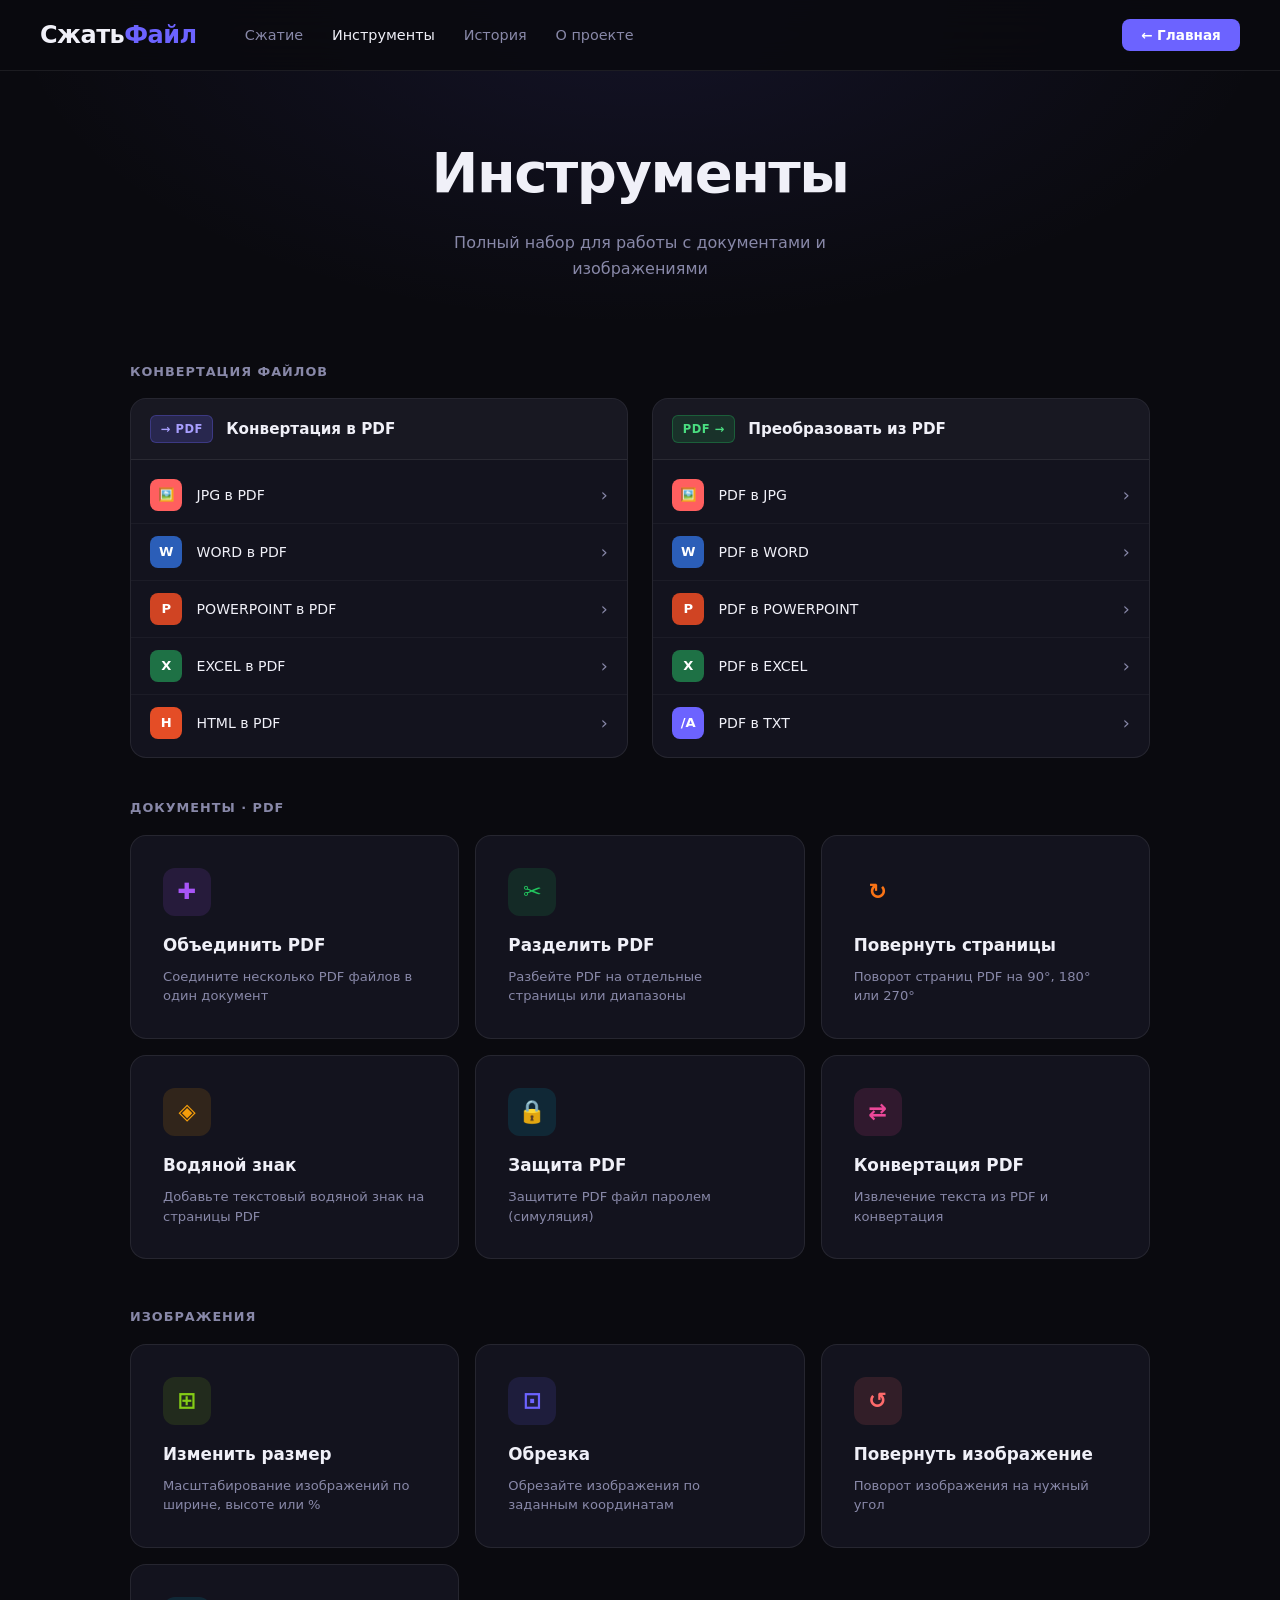
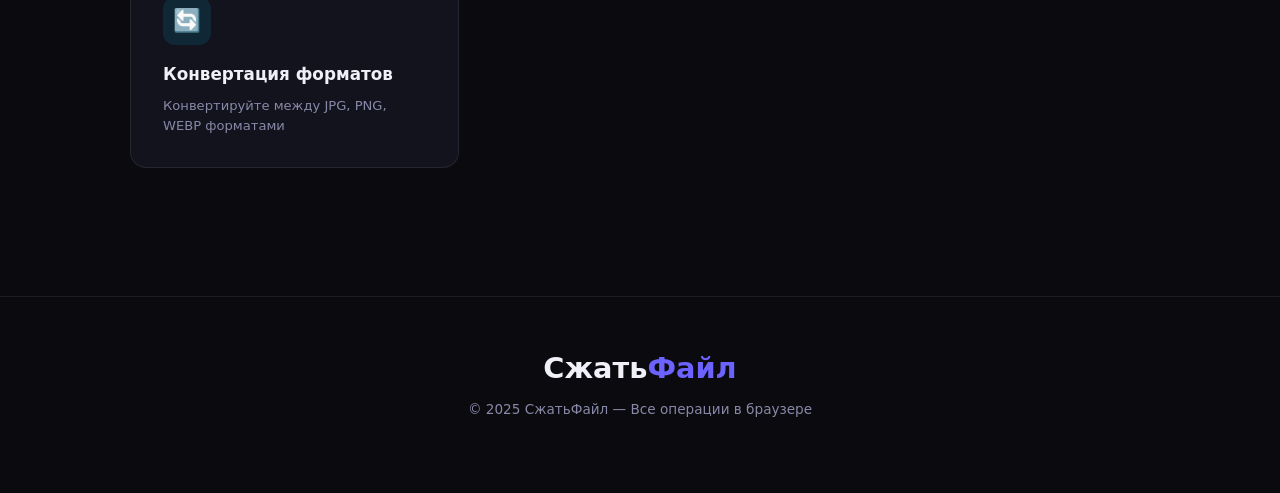
<file: tools.html>
<!DOCTYPE html>
<html lang="ru">
<head>
  <meta charset="UTF-8">
  <meta name="viewport" content="width=device-width, initial-scale=1.0">
  <title>Инструменты — СжатьФайл</title>
  <link rel="stylesheet" href="css/style.css">
  <link rel="stylesheet" href="css/responsive.css">
  <link rel="stylesheet" href="css/compress.css">

</head>
<body>

<nav class="navbar">
  <a href="index.html" class="logo">Сжать<span>Файл</span></a>
  <ul class="nav-links" id="navLinks">
    <li><a href="compress.html">Сжатие</a></li>
    <li><a href="tools.html" style="color:var(--text)">Инструменты</a></li>
    <li><a href="history.html">История</a></li>
    <li><a href="about.html">О проекте</a></li>
  </ul>
  <button class="nav-cta" onclick="location.href='index.html'">← Главная</button>
  <button class="burger" id="burger">☰</button>
</nav>

<div class="page-header">
  <h1>Инструменты</h1>
  <p>Полный набор для работы с документами и изображениями</p>
</div>

<div class="tools-page">

  <!-- CONVERSION SECTION — FIRST -->
  <div class="tool-section-title">Конвертация файлов</div>
  <div class="conv-two-col">

    <!-- В PDF -->
    <div class="conv-group">
      <div class="conv-group-header">
        <span class="conv-arrow-badge in">→ PDF</span>
        <h3>Конвертация в PDF</h3>
      </div>
      <div class="conv-list">
        <div class="conv-item" onclick="openTool('jpg2pdf')">
          <div class="conv-icon" style="background:#ff5f5f">🖼️</div>
          <span>JPG в PDF</span>
          <span class="conv-chevron">›</span>
        </div>
        <div class="conv-item" onclick="openTool('word2pdf')">
          <div class="conv-icon" style="background:#2b5eb8">W</div>
          <span>WORD в PDF</span>
          <span class="conv-chevron">›</span>
        </div>
        <div class="conv-item" onclick="openTool('ppt2pdf')">
          <div class="conv-icon" style="background:#d04423">P</div>
          <span>POWERPOINT в PDF</span>
          <span class="conv-chevron">›</span>
        </div>
        <div class="conv-item" onclick="openTool('excel2pdf')">
          <div class="conv-icon" style="background:#1e7145">X</div>
          <span>EXCEL в PDF</span>
          <span class="conv-chevron">›</span>
        </div>
        <div class="conv-item" onclick="openTool('html2pdf')">
          <div class="conv-icon" style="background:#e44d26">H</div>
          <span>HTML в PDF</span>
          <span class="conv-chevron">›</span>
        </div>
      </div>
    </div>

    <!-- Из PDF -->
    <div class="conv-group">
      <div class="conv-group-header">
        <span class="conv-arrow-badge out">PDF →</span>
        <h3>Преобразовать из PDF</h3>
      </div>
      <div class="conv-list">
        <div class="conv-item" onclick="openTool('pdf2jpg')">
          <div class="conv-icon" style="background:#ff5f5f">🖼️</div>
          <span>PDF в JPG</span>
          <span class="conv-chevron">›</span>
        </div>
        <div class="conv-item" onclick="openTool('pdf2word')">
          <div class="conv-icon" style="background:#2b5eb8">W</div>
          <span>PDF в WORD</span>
          <span class="conv-chevron">›</span>
        </div>
        <div class="conv-item" onclick="openTool('pdf2ppt')">
          <div class="conv-icon" style="background:#d04423">P</div>
          <span>PDF в POWERPOINT</span>
          <span class="conv-chevron">›</span>
        </div>
        <div class="conv-item" onclick="openTool('pdf2excel')">
          <div class="conv-icon" style="background:#1e7145">X</div>
          <span>PDF в EXCEL</span>
          <span class="conv-chevron">›</span>
        </div>
        <div class="conv-item" onclick="openTool('pdf2txt')">
          <div class="conv-icon" style="background:#6c63ff">/A</div>
          <span>PDF в TXT</span>
          <span class="conv-chevron">›</span>
        </div>
      </div>
    </div>

  </div>

  <!-- PDF TOOLS -->
  <div class="tool-section-title" style="margin-top:2.5rem">Документы · PDF</div>
  <div class="tools-big-grid">
    <div class="tool-big-card" onclick="openTool('merge')">
      <div class="tool-icon" style="background:#a855f722;color:#a855f7;width:48px;height:48px;border-radius:12px;display:flex;align-items:center;justify-content:center;font-size:1.4rem;margin-bottom:1rem;">✚</div>
      <h3>Объединить PDF</h3>
      <p>Соедините несколько PDF файлов в один документ</p>
    </div>
    <div class="tool-big-card" onclick="openTool('split')">
      <div class="tool-icon" style="background:#22c55e22;color:#22c55e;width:48px;height:48px;border-radius:12px;display:flex;align-items:center;justify-content:center;font-size:1.4rem;margin-bottom:1rem;">✂</div>
      <h3>Разделить PDF</h3>
      <p>Разбейте PDF на отдельные страницы или диапазоны</p>
    </div>
    <div class="tool-big-card" onclick="openTool('rotate')">
      <div class="tool-icon" style="background:#f97316 22;color:#f97316;width:48px;height:48px;border-radius:12px;display:flex;align-items:center;justify-content:center;font-size:1.4rem;margin-bottom:1rem;">↻</div>
      <h3>Повернуть страницы</h3>
      <p>Поворот страниц PDF на 90°, 180° или 270°</p>
    </div>
    <div class="tool-big-card" onclick="openTool('watermark')">
      <div class="tool-icon" style="background:#f59e0b22;color:#f59e0b;width:48px;height:48px;border-radius:12px;display:flex;align-items:center;justify-content:center;font-size:1.4rem;margin-bottom:1rem;">◈</div>
      <h3>Водяной знак</h3>
      <p>Добавьте текстовый водяной знак на страницы PDF</p>
    </div>
    <div class="tool-big-card" onclick="openTool('protect')">
      <div class="tool-icon" style="background:#06b6d422;color:#06b6d4;width:48px;height:48px;border-radius:12px;display:flex;align-items:center;justify-content:center;font-size:1.4rem;margin-bottom:1rem;">🔒</div>
      <h3>Защита PDF</h3>
      <p>Защитите PDF файл паролем (симуляция)</p>
    </div>
    <div class="tool-big-card" onclick="openTool('convert')">
      <div class="tool-icon" style="background:#ec489922;color:#ec4899;width:48px;height:48px;border-radius:12px;display:flex;align-items:center;justify-content:center;font-size:1.4rem;margin-bottom:1rem;">⇄</div>
      <h3>Конвертация PDF</h3>
      <p>Извлечение текста из PDF и конвертация</p>
    </div>
  </div>

  <!-- IMAGE TOOLS -->
  <div class="tool-section-title">Изображения</div>
  <div class="tools-big-grid">
    <div class="tool-big-card" onclick="openTool('resize')">
      <div class="tool-icon" style="background:#84cc1622;color:#84cc16;width:48px;height:48px;border-radius:12px;display:flex;align-items:center;justify-content:center;font-size:1.4rem;margin-bottom:1rem;">⊞</div>
      <h3>Изменить размер</h3>
      <p>Масштабирование изображений по ширине, высоте или %</p>
    </div>
    <div class="tool-big-card" onclick="openTool('crop')">
      <div class="tool-icon" style="background:#6c63ff22;color:#6c63ff;width:48px;height:48px;border-radius:12px;display:flex;align-items:center;justify-content:center;font-size:1.4rem;margin-bottom:1rem;">⊡</div>
      <h3>Обрезка</h3>
      <p>Обрезайте изображения по заданным координатам</p>
    </div>
    <div class="tool-big-card" onclick="openTool('imgrotate')">
      <div class="tool-icon" style="background:#ff6b6b22;color:#ff6b6b;width:48px;height:48px;border-radius:12px;display:flex;align-items:center;justify-content:center;font-size:1.4rem;margin-bottom:1rem;">↺</div>
      <h3>Повернуть изображение</h3>
      <p>Поворот изображения на нужный угол</p>
    </div>
    <div class="tool-big-card" onclick="openTool('imgconvert')">
      <div class="tool-icon" style="background:#06b6d422;color:#06b6d4;width:48px;height:48px;border-radius:12px;display:flex;align-items:center;justify-content:center;font-size:1.4rem;margin-bottom:1rem;">🔄</div>
      <h3>Конвертация форматов</h3>
      <p>Конвертируйте между JPG, PNG, WEBP форматами</p>
    </div>
  </div>

  <!-- ACTIVE TOOL PANEL -->
  <div id="toolPanel" style="display:none">
    <div class="tool-panel" id="toolContent"></div>
  </div>

</div>

<footer class="footer">
  <div class="footer-inner">
    <div class="footer-logo">Сжать<span>Файл</span></div>
    <p class="footer-copy">© 2025 СжатьФайл — Все операции в браузере</p>
  </div>
</footer>

<div id="toast-container"></div>

<script src="libs/jszip.min.js"></script>
<script src="libs/docx.min.js"></script>
<script src="libs/mammoth.min.js"></script>
<script src="libs/pdf-lib.min.js"></script>
<script src="libs/FileSaver.min.js"></script>
<script src="js/app.js"></script>
<script src="js/image.js"></script>
<script src="js/document.js"></script>
<script>

const toolDefs = {

  // ===== КОНВЕРТАЦИЯ В PDF =====
  jpg2pdf: {
    title: '🖼️ JPG / PNG в PDF',
    html: `
      <p style="color:var(--text-muted);font-size:0.88rem;margin-bottom:1rem">Выберите одно или несколько изображений — они будут объединены в один PDF файл.</p>
      <div class="drop-zone" style="padding:2rem" onclick="document.getElementById('j2pInput').click()">
        <div class="drop-zone-icon">🖼️</div>
        <h3>Выберите изображения</h3>
        <p>JPG, PNG, WEBP — один или несколько файлов</p>
        <input type="file" id="j2pInput" multiple accept=".jpg,.jpeg,.png,.webp">
        <button class="btn-primary" style="pointer-events:none;margin-top:1rem">Выбрать файлы</button>
      </div>
      <div id="j2pList" style="margin:1rem 0"></div>
      <button class="btn-primary" id="j2pBtn" style="display:none;margin-top:0.5rem" onclick="runJpg2Pdf()">🖼️ Создать PDF</button>
      <div id="j2pResult" style="margin-top:1rem"></div>`,
    init: initJpg2Pdf
  },

  word2pdf: {
    title: 'W WORD в PDF',
    html: `
      <div style="background:rgba(34,197,94,0.08);border:1px solid rgba(34,197,94,0.3);border-radius:10px;padding:1rem;font-size:0.85rem;color:#4ade80;margin-bottom:1.2rem">
        ✅ Конвертация выполняется прямо в браузере — текст, заголовки, списки, таблицы сохраняются в PDF.
      </div>
      <div class="drop-zone" id="w2pDrop" style="padding:2rem" onclick="document.getElementById('w2pInput').click()">
        <div class="drop-zone-icon">📝</div>
        <h3>Выберите DOCX файл</h3>
        <p style="color:var(--text-muted);font-size:0.85rem">Поддерживается .docx и .txt</p>
        <input type="file" id="w2pInput" accept=".docx,.txt">
        <button class="btn-primary" style="pointer-events:none;margin-top:1rem">Выбрать файл</button>
      </div>
      <div id="w2pFileInfo" style="display:none;margin-top:1rem;background:var(--card-bg);border:1px solid var(--border);border-radius:10px;padding:1rem">
        <div style="display:flex;align-items:center;gap:0.8rem">
          <span style="font-size:1.5rem">📝</span>
          <div>
            <div id="w2pFileName" style="font-weight:600;font-size:0.9rem"></div>
            <div id="w2pFileSize" style="color:var(--text-muted);font-size:0.78rem"></div>
          </div>
        </div>
      </div>
      <div style="display:flex;gap:0.8rem;margin-top:1rem;flex-wrap:wrap">
        <button class="btn-primary" id="w2pBtn" style="display:none" onclick="runWord2Pdf()">📄 Конвертировать в PDF</button>
        <button class="btn-ghost" id="w2pPreviewBtn" style="display:none;font-size:0.85rem;padding:0.7rem 1rem" onclick="previewWord()">👁 Предпросмотр</button>
      </div>
      <div id="w2pPreview" style="display:none;margin-top:1rem;background:var(--bg2);border:1px solid var(--border);border-radius:10px;padding:1rem;max-height:220px;overflow-y:auto;font-size:0.82rem;line-height:1.6;color:var(--text-muted)"></div>
      <div id="w2pResult" style="margin-top:1rem"></div>`,
    init: initWord2Pdf
  },

  ppt2pdf: {
    title: 'P POWERPOINT в PDF',
    html: `
      <div style="background:rgba(245,158,11,0.1);border:1px solid rgba(245,158,11,0.3);border-radius:10px;padding:1rem;font-size:0.85rem;color:#f59e0b;margin-bottom:1.2rem">
        ✅ Конвертация PPTX→PDF: текст слайдов извлекается и структурируется в PDF прямо в браузере.
      </div>
      <div class="drop-zone" style="padding:2rem" onclick="document.getElementById('p2pInput').click()">
        <div class="drop-zone-icon">📊</div>
        <h3>Выберите PPTX файл</h3>
        <input type="file" id="p2pInput" accept=".pptx,.ppt,.txt">
        <button class="btn-primary" style="pointer-events:none;margin-top:1rem">Выбрать файл</button>
      </div>
      <button class="btn-primary" id="p2pBtn" style="display:none;margin-top:1rem" onclick="runPpt2Pdf()">P Конвертировать в PDF</button>
      <div id="p2pResult" style="margin-top:1rem"></div>`,
    init: initPpt2Pdf
  },

  excel2pdf: {
    title: 'X EXCEL в PDF',
    html: `
      <div style="background:rgba(245,158,11,0.1);border:1px solid rgba(245,158,11,0.3);border-radius:10px;padding:1rem;font-size:0.85rem;color:#f59e0b;margin-bottom:1.2rem">
        ✅ Конвертация CSV→PDF: данные таблицы форматируются в PDF прямо в браузере.
      </div>
      <div class="drop-zone" style="padding:2rem" onclick="document.getElementById('e2pInput').click()">
        <div class="drop-zone-icon">📈</div>
        <h3>Выберите CSV или XLSX файл</h3>
        <input type="file" id="e2pInput" accept=".csv,.xlsx,.xls,.txt">
        <button class="btn-primary" style="pointer-events:none;margin-top:1rem">Выбрать файл</button>
      </div>
      <button class="btn-primary" id="e2pBtn" style="display:none;margin-top:1rem" onclick="runExcel2Pdf()">X Конвертировать в PDF</button>
      <div id="e2pResult" style="margin-top:1rem"></div>`,
    init: initExcel2Pdf
  },

  html2pdf: {
    title: 'H HTML в PDF',
    html: `
      <p style="color:var(--text-muted);font-size:0.88rem;margin-bottom:1rem">Введите HTML код или загрузите файл — будет создан PDF с рендером содержимого.</p>
      <div class="drop-zone" style="padding:1.5rem" onclick="document.getElementById('h2pInput').click()">
        <div class="drop-zone-icon">🌐</div>
        <h3>Выберите HTML файл</h3>
        <input type="file" id="h2pInput" accept=".html,.htm,.txt">
        <button class="btn-primary" style="pointer-events:none;margin-top:0.8rem">Выбрать файл</button>
      </div>
      <div style="text-align:center;color:var(--text-muted);margin:0.8rem 0;font-size:0.82rem">— или введите HTML —</div>
      <div class="form-group">
        <textarea id="h2pText" rows="6" placeholder="<h1>Заголовок</h1><p>Текст...</p>"
          style="width:100%;background:var(--bg2);border:1px solid var(--border);border-radius:8px;color:var(--text);padding:0.8rem;font-family:monospace;font-size:0.82rem;resize:vertical"></textarea>
      </div>
      <button class="btn-primary" id="h2pBtn" onclick="runHtml2Pdf()">🌐 Создать PDF</button>
      <div id="h2pResult" style="margin-top:1rem"></div>`,
    init: initHtml2Pdf
  },

  // ===== КОНВЕРТАЦИЯ ИЗ PDF =====
  pdf2jpg: {
    title: '🖼️ PDF в JPG',
    html: `
      <p style="color:var(--text-muted);font-size:0.88rem;margin-bottom:1rem">Каждая страница PDF будет сохранена как отдельное JPG изображение через Canvas рендеринг.</p>
      <div class="drop-zone" style="padding:2rem" onclick="document.getElementById('p2jInput').click()">
        <div class="drop-zone-icon">📄</div>
        <h3>Выберите PDF</h3>
        <input type="file" id="p2jInput" accept=".pdf">
        <button class="btn-primary" style="pointer-events:none;margin-top:1rem">Выбрать PDF</button>
      </div>
      <div class="form-group" style="margin-top:1rem">
        <label>Качество JPG: <strong id="p2jQualVal">90%</strong></label>
        <input type="range" id="p2jQual" min="30" max="100" value="90" oninput="document.getElementById('p2jQualVal').textContent=this.value+'%'">
      </div>
      <button class="btn-primary" id="p2jBtn" style="display:none;margin-top:0.5rem" onclick="runPdf2Jpg()">🖼️ Конвертировать</button>
      <div id="p2jResult" style="margin-top:1rem"></div>`,
    init: initPdf2Jpg
  },

  pdf2word: {
    title: 'W PDF в WORD',
    html: `
      <div style="background:rgba(34,197,94,0.08);border:1px solid rgba(34,197,94,0.3);border-radius:10px;padding:1rem;font-size:0.85rem;color:#4ade80;margin-bottom:1.2rem">
        ✅ Создаётся настоящий .docx файл (Microsoft Word) прямо в браузере.
      </div>
      <div class="drop-zone" style="padding:2rem" onclick="document.getElementById('p2wInput').click()">
        <div class="drop-zone-icon">📄</div>
        <h3>Выберите PDF файл</h3>
        <p style="color:var(--text-muted);font-size:0.85rem">Текст из PDF будет помещён в Word документ</p>
        <input type="file" id="p2wInput" accept=".pdf">
        <button class="btn-primary" style="pointer-events:none;margin-top:1rem">Выбрать PDF</button>
      </div>
      <button class="btn-primary" id="p2wBtn" style="display:none;margin-top:1rem" onclick="runPdf2Word()">📝 Конвертировать в DOCX</button>
      <div id="p2wResult" style="margin-top:1rem"></div>`,
    init: initPdf2Word
  },

  pdf2ppt: {
    title: 'P PDF в POWERPOINT (TXT)',
    html: `
      <div style="background:rgba(245,158,11,0.1);border:1px solid rgba(245,158,11,0.3);border-radius:10px;padding:1rem;font-size:0.85rem;color:#f59e0b;margin-bottom:1.2rem">
        ✅ Текст слайдов извлекается и структурируется в PDF прямо в браузере.
      </div>
      <div class="drop-zone" style="padding:2rem" onclick="document.getElementById('p2ptInput').click()">
        <div class="drop-zone-icon">📄</div>
        <h3>Выберите PDF</h3>
        <input type="file" id="p2ptInput" accept=".pdf">
        <button class="btn-primary" style="pointer-events:none;margin-top:1rem">Выбрать PDF</button>
      </div>
      <button class="btn-primary" id="p2ptBtn" style="display:none;margin-top:1rem" onclick="runPdf2Ppt()">P Конвертировать</button>
      <div id="p2ptResult" style="margin-top:1rem"></div>`,
    init: initPdf2Ppt
  },

  pdf2excel: {
    title: 'X PDF в EXCEL (CSV)',
    html: `
      <p style="color:var(--text-muted);font-size:0.88rem;margin-bottom:1rem">Извлекает текст из PDF и форматирует как CSV таблицу, которую можно открыть в Excel.</p>
      <div class="drop-zone" style="padding:2rem" onclick="document.getElementById('p2eInput').click()">
        <div class="drop-zone-icon">📄</div>
        <h3>Выберите PDF</h3>
        <input type="file" id="p2eInput" accept=".pdf">
        <button class="btn-primary" style="pointer-events:none;margin-top:1rem">Выбрать PDF</button>
      </div>
      <button class="btn-primary" id="p2eBtn" style="display:none;margin-top:1rem" onclick="runPdf2Excel()">X Конвертировать в CSV</button>
      <div id="p2eResult" style="margin-top:1rem"></div>`,
    init: initPdf2Excel
  },

  pdf2txt: {
    title: '/A PDF в TXT',
    html: `
      <p style="color:var(--text-muted);font-size:0.88rem;margin-bottom:1rem">Извлекает весь текст из PDF и сохраняет как обычный текстовый файл.</p>
      <div class="drop-zone" style="padding:2rem" onclick="document.getElementById('p2tInput').click()">
        <div class="drop-zone-icon">📄</div>
        <h3>Выберите PDF</h3>
        <input type="file" id="p2tInput" accept=".pdf">
        <button class="btn-primary" style="pointer-events:none;margin-top:1rem">Выбрать PDF</button>
      </div>
      <button class="btn-primary" id="p2tBtn" style="display:none;margin-top:1rem" onclick="runPdf2Txt()">📄 Извлечь в TXT</button>
      <div id="p2tResult" style="margin-top:1rem"></div>`,
    init: initPdf2Txt
  },

  merge: {
    title: '✚ Объединить PDF',
    html: `
      <div class="drop-zone" id="mergeDrop" onclick="document.getElementById('mergeInput').click()" style="padding:2rem">
        <div class="drop-zone-icon">📄</div>
        <h3>Выберите PDF файлы</h3>
        <p>Минимум 2 файла. Порядок = порядок файлов</p>
        <input type="file" id="mergeInput" multiple accept=".pdf">
        <button class="btn-primary" style="pointer-events:none;margin-top:1rem">Выбрать файлы</button>
      </div>
      <div id="mergeFileList" style="margin:1rem 0"></div>
      <button class="btn-primary" id="mergeBtnExec" style="display:none" onclick="mergePDFs()">✚ Объединить PDF</button>
      <div id="mergeResult" style="margin-top:1rem"></div>`,
    init: initMerge
  },
  split: {
    title: '✂ Разделить PDF',
    html: `
      <div class="drop-zone" id="splitDrop" onclick="document.getElementById('splitInput').click()" style="padding:2rem">
        <div class="drop-zone-icon">✂️</div>
        <h3>Выберите PDF для разделения</h3>
        <input type="file" id="splitInput" accept=".pdf">
        <button class="btn-primary" style="pointer-events:none;margin-top:1rem">Выбрать PDF</button>
      </div>
      <div class="form-group" style="margin-top:1rem">
        <label>Диапазон страниц (например: 1-3, 5, 7-9)</label>
        <input type="text" id="splitRange" placeholder="1-3, 5, 7" />
      </div>
      <button class="btn-primary" id="splitBtnExec" style="display:none" onclick="splitPDF()">✂ Разделить</button>
      <div id="splitResult" style="margin-top:1rem"></div>`,
    init: initSplit
  },
  watermark: {
    title: '◈ Водяной знак PDF',
    html: `
      <div class="drop-zone" style="padding:2rem" onclick="document.getElementById('wmInput').click()">
        <div class="drop-zone-icon">📄</div>
        <h3>Выберите PDF</h3>
        <input type="file" id="wmInput" accept=".pdf">
        <button class="btn-primary" style="pointer-events:none;margin-top:1rem">Выбрать PDF</button>
      </div>
      <div class="form-group" style="margin-top:1rem">
        <label>Текст водяного знака</label>
        <input type="text" id="wmText" placeholder="Конфиденциально" value="DRAFT" />
      </div>
      <div class="form-group">
        <label>Прозрачность: <strong id="wmOpacityVal">30%</strong></label>
        <input type="range" id="wmOpacity" min="5" max="80" value="30" oninput="document.getElementById('wmOpacityVal').textContent=this.value+'%'">
      </div>
      <div class="form-group">
        <label>Цвет текста</label>
        <input type="color" id="wmColor" value="#ff0000" style="width:60px;height:36px;border-radius:6px;border:1px solid var(--border);background:transparent;cursor:pointer;">
      </div>
      <button class="btn-primary" id="wmBtnExec" style="display:none" onclick="addWatermark()">◈ Добавить знак</button>
      <div id="wmResult" style="margin-top:1rem"></div>`,
    init: initWatermark
  },
  rotate: {
    title: '↻ Повернуть страницы PDF',
    html: `
      <div class="drop-zone" style="padding:2rem" onclick="document.getElementById('rotInput').click()">
        <div class="drop-zone-icon">🔄</div>
        <h3>Выберите PDF</h3>
        <input type="file" id="rotInput" accept=".pdf">
        <button class="btn-primary" style="pointer-events:none;margin-top:1rem">Выбрать PDF</button>
      </div>
      <div class="form-group" style="margin-top:1rem">
        <label>Угол поворота</label>
        <select id="rotAngle">
          <option value="90">90° по часовой стрелке</option>
          <option value="180">180°</option>
          <option value="270">270° (90° против часовой)</option>
        </select>
      </div>
      <button class="btn-primary" id="rotBtnExec" style="display:none" onclick="rotatePDF()">↻ Повернуть</button>
      <div id="rotResult" style="margin-top:1rem"></div>`,
    init: initRotate
  },
  protect: {
    title: '🔒 Защита PDF паролем',
    html: `
      <div class="drop-zone" style="padding:2rem" onclick="document.getElementById('protInput').click()">
        <div class="drop-zone-icon">🔒</div>
        <h3>Выберите PDF</h3>
        <input type="file" id="protInput" accept=".pdf">
        <button class="btn-primary" style="pointer-events:none;margin-top:1rem">Выбрать PDF</button>
      </div>
      <div class="form-group" style="margin-top:1rem">
        <label>Пароль</label>
        <input type="password" id="protPass" placeholder="Введите пароль" />
      </div>
      <div style="background:rgba(245,158,11,0.1);border:1px solid rgba(245,158,11,0.3);border-radius:10px;padding:1rem;font-size:0.82rem;color:#f59e0b;margin-bottom:1rem;">
        🔒 Документ будет помечен как защищённый. Для открытия потребуется пароль (метаданные защиты).
      </div>
      <button class="btn-primary" id="protBtnExec" style="display:none" onclick="protectPDF()">🔒 Защитить</button>
      <div id="protResult" style="margin-top:1rem"></div>`,
    init: initProtect
  },
  convert: {
    title: '⇄ Извлечение текста из PDF',
    html: `
      <div class="drop-zone" style="padding:2rem" onclick="document.getElementById('convInput').click()">
        <div class="drop-zone-icon">📝</div>
        <h3>Выберите PDF</h3>
        <input type="file" id="convInput" accept=".pdf,.txt,.csv">
        <button class="btn-primary" style="pointer-events:none;margin-top:1rem">Выбрать файл</button>
      </div>
      <div class="form-group" style="margin-top:1rem">
        <label>Конвертировать в</label>
        <select id="convTarget">
          <option value="txt">Текстовый файл (.txt)</option>
          <option value="csv">CSV файл</option>
        </select>
      </div>
      <button class="btn-primary" id="convBtnExec" style="display:none" onclick="convertFile()">⇄ Конвертировать</button>
      <div id="convResult" style="margin-top:1rem"></div>`,
    init: initConvert
  },
  resize: {
    title: '⊞ Изменить размер изображения',
    html: `
      <div class="drop-zone" style="padding:2rem" onclick="document.getElementById('resizeInput').click()">
        <div class="drop-zone-icon">🖼️</div>
        <h3>Выберите изображение</h3>
        <input type="file" id="resizeInput" accept=".jpg,.jpeg,.png,.webp">
        <button class="btn-primary" style="pointer-events:none;margin-top:1rem">Выбрать</button>
      </div>
      <div id="resizePreview" style="margin:1rem 0;display:none">
        <img id="resizeImg" style="max-height:200px;border-radius:10px;border:1px solid var(--border)">
        <p style="color:var(--text-muted);font-size:0.82rem;margin-top:0.5rem" id="resizeOrigInfo"></p>
      </div>
      <div style="display:flex;gap:1rem;flex-wrap:wrap;margin-top:1rem">
        <div class="form-group" style="flex:1;min-width:120px">
          <label>Ширина (px)</label>
          <input type="number" id="resizeW" placeholder="800" />
        </div>
        <div class="form-group" style="flex:1;min-width:120px">
          <label>Высота (px)</label>
          <input type="number" id="resizeH" placeholder="600" />
        </div>
      </div>
      <div class="form-group">
        <label><input type="checkbox" id="resizeAspect" checked style="margin-right:0.5rem">Сохранять пропорции</label>
      </div>
      <button class="btn-primary" id="resizeBtnExec" style="display:none" onclick="resizeImage()">⊞ Изменить размер</button>
      <div id="resizeResult" style="margin-top:1rem"></div>`,
    init: initResize
  },
  crop: {
    title: '⊡ Обрезка изображения',
    html: `
      <div class="drop-zone" style="padding:2rem" onclick="document.getElementById('cropInput').click()">
        <div class="drop-zone-icon">✂️</div>
        <h3>Выберите изображение</h3>
        <input type="file" id="cropInput" accept=".jpg,.jpeg,.png,.webp">
        <button class="btn-primary" style="pointer-events:none;margin-top:1rem">Выбрать</button>
      </div>
      <div id="cropPreview" style="margin:1rem 0;display:none">
        <img id="cropImg" style="max-width:100%;border-radius:10px;border:1px solid var(--border)">
      </div>
      <div style="display:grid;grid-template-columns:1fr 1fr;gap:1rem;margin-top:1rem">
        <div class="form-group"><label>X (лево)</label><input type="number" id="cropX" value="0"></div>
        <div class="form-group"><label>Y (верх)</label><input type="number" id="cropY" value="0"></div>
        <div class="form-group"><label>Ширина</label><input type="number" id="cropW" value="400"></div>
        <div class="form-group"><label>Высота</label><input type="number" id="cropH" value="300"></div>
      </div>
      <button class="btn-primary" id="cropBtnExec" style="display:none" onclick="cropImage()">⊡ Обрезать</button>
      <div id="cropResult" style="margin-top:1rem"></div>`,
    init: initCrop
  },
  imgrotate: {
    title: '↺ Повернуть изображение',
    html: `
      <div class="drop-zone" style="padding:2rem" onclick="document.getElementById('imgrotInput').click()">
        <div class="drop-zone-icon">🔄</div>
        <h3>Выберите изображение</h3>
        <input type="file" id="imgrotInput" accept=".jpg,.jpeg,.png,.webp">
        <button class="btn-primary" style="pointer-events:none;margin-top:1rem">Выбрать</button>
      </div>
      <div id="imgrotPreview" style="margin:1rem 0;display:none;text-align:center">
        <img id="imgrotImg" style="max-height:200px;border-radius:10px;border:1px solid var(--border)">
      </div>
      <div class="form-group" style="margin-top:1rem">
        <label>Угол поворота</label>
        <select id="imgrotAngle">
          <option value="90">90° по часовой</option>
          <option value="180">180°</option>
          <option value="270">270° (90° против часовой)</option>
        </select>
      </div>
      <button class="btn-primary" id="imgrotBtnExec" style="display:none" onclick="rotateImage()">↺ Повернуть</button>
      <div id="imgrotResult" style="margin-top:1rem"></div>`,
    init: initImgRotate
  },
  imgconvert: {
    title: '🔄 Конвертация форматов изображений',
    html: `
      <div class="drop-zone" style="padding:2rem" onclick="document.getElementById('imgcInput').click()">
        <div class="drop-zone-icon">🖼️</div>
        <h3>Выберите изображение</h3>
        <input type="file" id="imgcInput" accept=".jpg,.jpeg,.png,.webp">
        <button class="btn-primary" style="pointer-events:none;margin-top:1rem">Выбрать</button>
      </div>
      <div id="imgcPreview" style="margin:1rem 0;display:none">
        <img id="imgcImg" style="max-height:150px;border-radius:8px;border:1px solid var(--border)">
      </div>
      <div class="form-group" style="margin-top:1rem">
        <label>Конвертировать в</label>
        <select id="imgcTarget">
          <option value="image/jpeg">JPG</option>
          <option value="image/png">PNG</option>
          <option value="image/webp">WEBP</option>
        </select>
      </div>
      <div class="form-group">
        <label>Качество: <strong id="imgcQualVal">90%</strong></label>
        <input type="range" id="imgcQual" min="10" max="100" value="90" oninput="document.getElementById('imgcQualVal').textContent=this.value+'%'">
      </div>
      <button class="btn-primary" id="imgcBtnExec" style="display:none" onclick="convertImage()">🔄 Конвертировать</button>
      <div id="imgcResult" style="margin-top:1rem"></div>`,
    init: initImgConvert
  }
};

function openTool(id) {
  const def = toolDefs[id];
  if (!def) return;
  const panel = document.getElementById('toolPanel');
  const content = document.getElementById('toolContent');
  content.innerHTML = `<h3>${def.title}</h3>${def.html}`;
  panel.style.display = 'block';
  panel.scrollIntoView({ behavior: 'smooth', block: 'start' });
  if (def.init) setTimeout(def.init, 100);
}

// Check URL param
window.addEventListener('DOMContentLoaded', () => {
  const p = new URLSearchParams(location.search).get('tool');
  if (p && toolDefs[p]) openTool(p);
});

// ============================================================
//  КОНВЕРТАЦИЯ — ВСПОМОГАТЕЛЬНАЯ ФУНКЦИЯ извлечения текста PDF
// ============================================================
async function extractTextFromPDF(file) {
  const buf = await file.arrayBuffer();
  const bytes = new Uint8Array(buf);
  let raw = '';
  for (let i = 0; i < bytes.length; i++) {
    const c = bytes[i];
    if (c >= 32 && c < 127) raw += String.fromCharCode(c);
    else if (c === 10 || c === 13) raw += '\n';
  }
  return raw
    .replace(/\(([^)]{2,200})\)/g, '$1 ')
    .replace(/BT|ET|Tf|Td|TD|Tj|TJ|cm|q Q|re S|f W n/g, ' ')
    .replace(/[^\x20-\x7E\nа-яёА-ЯЁ]/g, ' ')
    .replace(/ {4,}/g, ' ')
    .replace(/\n{4,}/g, '\n\n')
    .trim() || '[Не удалось извлечь текст]';
}

// ============================================================
//  JPG → PDF
// ============================================================
let j2pFiles = [];
function initJpg2Pdf() {
  const input = document.getElementById('j2pInput');
  if (!input) return;
  input.addEventListener('change', e => {
    j2pFiles = Array.from(e.target.files);
    renderJ2pList();
    input.value = '';
  });
}
function renderJ2pList() {
  const list = document.getElementById('j2pList');
  if (!j2pFiles.length) { list.innerHTML = ''; document.getElementById('j2pBtn').style.display='none'; return; }
  list.innerHTML = j2pFiles.map((f,i) => `
    <div class="file-item">
      <div class="file-item-icon">🖼️</div>
      <div class="file-item-info"><div class="file-item-name">${f.name}</div><div class="file-item-size">${formatBytes(f.size)}</div></div>
      <button class="file-item-remove" onclick="j2pFiles.splice(${i},1);renderJ2pList()">✕</button>
    </div>`).join('');
  document.getElementById('j2pBtn').style.display = 'inline-block';
}
async function runJpg2Pdf() {
  if (!j2pFiles.length) return showToast('Выберите изображения', 'error');
  const btn = document.getElementById('j2pBtn');
  btn.textContent = 'Создание PDF...'; btn.disabled = true;
  try {
    const { PDFDocument } = PDFLib;
    const pdf = await PDFDocument.create();
    for (const file of j2pFiles) {
      const buf = await file.arrayBuffer();
      const ext = file.name.split('.').pop().toLowerCase();
      let img;
      if (ext === 'png') img = await pdf.embedPng(buf);
      else img = await pdf.embedJpg(buf);
      const page = pdf.addPage([img.width, img.height]);
      page.drawImage(img, { x: 0, y: 0, width: img.width, height: img.height });
    }
    const bytes = await pdf.save();
    const blob = new Blob([bytes], { type: 'application/pdf' });
    const outName = 'images_converted.pdf';
    downloadBlob(blob, outName);
    addHistoryEntry({ name: j2pFiles.map(f=>f.name).join(', '), operation: 'JPG→PDF', originalSize: formatBytes(j2pFiles.reduce((s,f)=>s+f.size,0)), newSize: formatBytes(blob.size), saved: '-', type: 'pdf' });
    document.getElementById('j2pResult').innerHTML = `<div style="color:var(--green);font-size:0.88rem">✅ PDF создан из ${j2pFiles.length} изображений · ${formatBytes(blob.size)}</div>`;
    showToast('PDF создан!', 'success');
  } catch(e) { showToast('Ошибка: ' + e.message, 'error'); }
  btn.textContent = '🖼️ Создать PDF'; btn.disabled = false;
}

// ============================================================
//  WORD/TXT → PDF (текстовый PDF)
// ============================================================
// ── WORD → PDF (mammoth.js + pdf-lib) ──────────────────────────
let w2pFile = null;
let w2pExtractedText = '';

function initWord2Pdf() {
  const input = document.getElementById('w2pInput');
  if (!input) return;
  input.addEventListener('change', async (e) => {
    w2pFile = e.target.files[0];
    if (!w2pFile) return;
    document.getElementById('w2pFileName').textContent = w2pFile.name;
    document.getElementById('w2pFileSize').textContent = formatBytes(w2pFile.size);
    document.getElementById('w2pFileInfo').style.display = 'block';
    document.getElementById('w2pBtn').style.display = 'inline-block';
    document.getElementById('w2pPreviewBtn').style.display = 'inline-block';
    // Pre-extract text in background
    w2pExtractedText = await extractDocxText(w2pFile);
  });
}

// Extract text from DOCX using mammoth.js or plain text fallback
async function extractDocxText(file) {
  const ext = file.name.split('.').pop().toLowerCase();
  if (ext === 'txt') return await file.text();
  try {
    // Use mammoth.js to extract rich text from DOCX
    if (typeof mammoth !== 'undefined') {
      const buf = await file.arrayBuffer();
      const result = await mammoth.extractRawText({ arrayBuffer: buf });
      if (result.value && result.value.trim()) return result.value;
    }
    // Fallback: read XML directly from DOCX zip
    return await extractDocxFallback(file);
  } catch(e) {
    console.warn('mammoth failed:', e);
    return await extractDocxFallback(file);
  }
}

// Fallback: unzip DOCX and parse word/document.xml
async function extractDocxFallback(file) {
  try {
    if (typeof JSZip === 'undefined') throw new Error('JSZip not loaded');
    const buf = await file.arrayBuffer();
    const zip = await JSZip.loadAsync(buf);
    const xmlFile = zip.file('word/document.xml');
    if (!xmlFile) throw new Error('No document.xml');
    const xml = await xmlFile.async('string');
    // Extract text from XML tags
    const text = xml
      .replace(/<w:br[^>]*>/g, '\n')
      .replace(/<w:p[ >][^<]*>/g, '\n')
      .replace(/<w:p\/>/g, '\n')
      .replace(/<[^>]+>/g, '')
      .replace(/&amp;/g, '&').replace(/&lt;/g, '<').replace(/&gt;/g, '>')
      .replace(/&quot;/g, '"').replace(/&apos;/g, "'")
      .replace(/[ \t]+/g, ' ')
      .replace(/\n{3,}/g, '\n\n')
      .trim();
    return text || '[Не удалось извлечь текст]';
  } catch(e) {
    return '[Ошибка чтения файла: ' + e.message + ']';
  }
}

// Show text preview
async function previewWord() {
  const preview = document.getElementById('w2pPreview');
  if (!w2pExtractedText) w2pExtractedText = await extractDocxText(w2pFile);
  preview.style.display = preview.style.display === 'none' ? 'block' : 'none';
  if (preview.style.display === 'block') {
    preview.textContent = w2pExtractedText.slice(0, 1500) + (w2pExtractedText.length > 1500 ? '...' : '');
  }
}

async function runWord2Pdf() {
  if (!w2pFile) return showToast('Выберите файл', 'error');
  const btn = document.getElementById('w2pBtn');
  btn.textContent = '⏳ Создание PDF...'; btn.disabled = true;

  try {
    if (!w2pExtractedText) w2pExtractedText = await extractDocxText(w2pFile);
    if (!w2pExtractedText.trim()) throw new Error('Не удалось извлечь текст из документа');

    // Canvas → PDF (поддержка кириллицы)
    const blob    = await buildPdf(w2pExtractedText);
    const outName = w2pFile.name.replace(/\.[^.]+$/, '') + '.pdf';
    downloadBlob(blob, outName);

    document.getElementById('w2pResult').innerHTML = `
      <div style="background:rgba(34,197,94,0.1);border:1px solid rgba(34,197,94,0.3);border-radius:10px;padding:1rem;margin-top:0.5rem">
        <div style="color:var(--green);font-weight:600;margin-bottom:0.3rem">✅ PDF создан успешно!</div>
        <div style="color:var(--text-muted);font-size:0.82rem">
          Размер: <strong style="color:var(--text)">${formatBytes(blob.size)}</strong> ·
          Символов: <strong style="color:var(--text)">${w2pExtractedText.length.toLocaleString()}</strong>
        </div>
      </div>`;

    addHistoryEntry({
      name: w2pFile.name, operation: 'WORD→PDF',
      originalSize: formatBytes(w2pFile.size),
      newSize: formatBytes(blob.size), saved: '-', type: 'pdf'
    });
    showToast('PDF создан!', 'success');
  } catch(e) {
    showToast('Ошибка: ' + e.message, 'error');
    document.getElementById('w2pResult').innerHTML =
      `<div style="color:#ff6b6b;font-size:0.85rem;padding:0.5rem">❌ ${e.message}</div>`;
  }
  btn.textContent = '📄 Конвертировать в PDF'; btn.disabled = false;
}

// ============================================================
//  PPT/TXT → PDF
// ============================================================
function initPpt2Pdf() {
  const input = document.getElementById('p2pInput');
  if (!input) return;
  input.addEventListener('change', () => document.getElementById('p2pBtn').style.display='inline-block');
}

// Извлечь текст из PPTX (ZIP → ppt/slides/slideN.xml)
async function extractPptxText(file) {
  const ext = file.name.split('.').pop().toLowerCase();
  if (ext !== 'pptx' && ext !== 'ppt') return await file.text().catch(() => '');
  try {
    if (typeof JSZip === 'undefined') throw new Error('JSZip not loaded');
    const buf  = await file.arrayBuffer();
    const zip  = await JSZip.loadAsync(buf);
    const slideFiles = Object.keys(zip.files)
      .filter(n => /^ppt\/slides\/slide\d+\.xml$/i.test(n))
      .sort((a,b) => {
        const na = parseInt(a.match(/\d+/)?.[0]||0);
        const nb = parseInt(b.match(/\d+/)?.[0]||0);
        return na - nb;
      });
    if (!slideFiles.length) throw new Error('Слайды не найдены');
    let result = '';
    for (let i = 0; i < slideFiles.length; i++) {
      const xml  = await zip.files[slideFiles[i]].async('string');
      const text = xml
        .replace(/<a:br\/>/g, '\n')
        .replace(/<a:p[ >]/g, '\n')
        .replace(/<[^>]+>/g, '')
        .replace(/&amp;/g,'&').replace(/&lt;/g,'<').replace(/&gt;/g,'>')
        .replace(/&quot;/g,'"').replace(/&apos;/g,"'")
        .replace(/[ \t]+/g,' ').replace(/\n{3,}/g,'\n\n').trim();
      if (text) result += `=== Слайд ${i+1} ===\n${text}\n\n`;
    }
    return result || '[Текст слайдов пуст]';
  } catch(e) {
    console.warn('PPTX parse error:', e);
    return '[Ошибка чтения: ' + e.message + ']';
  }
}

async function runPpt2Pdf() {
  const file = document.getElementById('p2pInput').files[0];
  if (!file) return showToast('Выберите файл', 'error');
  const btn = document.getElementById('p2pBtn');
  btn.textContent = '⏳ Создание...'; btn.disabled = true;
  try {
    const text = await extractPptxText(file);
    const outName = file.name.replace(/\.[^.]+$/, '') + '.pdf';
    const blob = await buildPdf(text);
    downloadBlob(blob, outName);
    document.getElementById('p2pResult').innerHTML = `
      <div style="background:rgba(34,197,94,0.1);border:1px solid rgba(34,197,94,0.3);border-radius:10px;padding:1rem;margin-top:0.5rem">
        <div style="color:var(--green);font-weight:600">✅ PDF создан!</div>
        <div style="color:var(--text-muted);font-size:0.82rem">Размер: <strong style="color:var(--text)">${formatBytes(blob.size)}</strong></div>
      </div>`;
    addHistoryEntry({ name: file.name, operation: 'PPT→PDF', originalSize: formatBytes(file.size), newSize: formatBytes(blob.size), saved: '-', type: 'pdf' });
    showToast('PDF создан!', 'success');
  } catch(e) { showToast('Ошибка: ' + e.message, 'error'); }
  btn.textContent = 'P Конвертировать в PDF'; btn.disabled = false;
}

// ============================================================
//  EXCEL/CSV → PDF
// ============================================================
function initExcel2Pdf() {
  const input = document.getElementById('e2pInput');
  if (!input) return;
  input.addEventListener('change', () => document.getElementById('e2pBtn').style.display='inline-block');
}

// Извлечь данные из XLSX (ZIP → xl/sharedStrings.xml + xl/worksheets/sheet1.xml)
async function extractXlsxText(file) {
  const ext = file.name.split('.').pop().toLowerCase();
  if (ext === 'csv' || ext === 'txt') return await file.text().catch(() => '');
  try {
    if (typeof JSZip === 'undefined') throw new Error('JSZip not loaded');
    const buf = await file.arrayBuffer();
    const zip = await JSZip.loadAsync(buf);

    // Read shared strings (shared string table)
    let sharedStrings = [];
    const ssFile = zip.file('xl/sharedStrings.xml');
    if (ssFile) {
      const ssXml = await ssFile.async('string');
      const matches = ssXml.matchAll(/<si>.*?<\/si>/gs);
      for (const m of matches) {
        const text = m[0].replace(/<[^>]+>/g,'')
          .replace(/&amp;/g,'&').replace(/&lt;/g,'<')
          .replace(/&gt;/g,'>').replace(/&quot;/g,'"');
        sharedStrings.push(text.trim());
      }
    }

    // Read first sheet
    const sheetFile = zip.file('xl/worksheets/sheet1.xml');
    if (!sheetFile) throw new Error('Лист не найден');
    const sheetXml = await sheetFile.async('string');

    // Parse rows and cells
    let result = `[ Файл: ${file.name} ]\n${'─'.repeat(50)}\n\n`;
    const rows = sheetXml.matchAll(/<row[^>]*>(.*?)<\/row>/gs);
    for (const rowM of rows) {
      const cells = rowM[1].matchAll(/<c[^>]*t="s"[^>]*><v>(\d+)<\/v>/g);
      const inlineCells = rowM[1].matchAll(/<c[^>]*><v>([^<]+)<\/v>/g);
      const inlineStr = rowM[1].matchAll(/<is><t>([^<]*)<\/t><\/is>/g);
      const vals = [];
      for (const c of rowM[1].matchAll(/<c ([^>]*)>(.*?)<\/c>/gs)) {
        const attr = c[1], inner = c[2];
        let val = '';
        if (/t="s"/.test(attr)) {
          const idx = parseInt(inner.match(/<v>(\d+)<\/v>/)?.[1] || '-1');
          val = sharedStrings[idx] || '';
        } else if (/t="inlineStr"/.test(attr)) {
          val = inner.replace(/<[^>]+>/g,'');
        } else {
          val = (inner.match(/<v>([^<]*)<\/v>/)?.[1] || '').trim();
        }
        vals.push(val);
      }
      if (vals.some(v=>v)) result += vals.join('\t') + '\n';
    }
    return result;
  } catch(e) {
    console.warn('XLSX parse:', e);
    // CSV fallback
    try { return await file.text(); } catch(_) {}
    return '[Ошибка: ' + e.message + ']';
  }
}

async function runExcel2Pdf() {
  const file = document.getElementById('e2pInput').files[0];
  if (!file) return showToast('Выберите файл', 'error');
  const btn = document.getElementById('e2pBtn');
  btn.textContent = '⏳ Создание...'; btn.disabled = true;
  try {
    const text = await extractXlsxText(file);
    const outName = file.name.replace(/\.[^.]+$/, '') + '.pdf';
    const blob = await buildPdf(text);
    downloadBlob(blob, outName);
    document.getElementById('e2pResult').innerHTML = `
      <div style="background:rgba(34,197,94,0.1);border:1px solid rgba(34,197,94,0.3);border-radius:10px;padding:1rem;margin-top:0.5rem">
        <div style="color:var(--green);font-weight:600">✅ PDF создан!</div>
        <div style="color:var(--text-muted);font-size:0.82rem">Размер: <strong style="color:var(--text)">${formatBytes(blob.size)}</strong></div>
      </div>`;
    addHistoryEntry({ name: file.name, operation: 'Excel→PDF', originalSize: formatBytes(file.size), newSize: formatBytes(blob.size), saved: '-', type: 'pdf' });
    showToast('PDF создан!', 'success');
  } catch(e) { showToast('Ошибка: ' + e.message, 'error'); }
  btn.textContent = 'X Конвертировать в PDF'; btn.disabled = false;
}

// ============================================================
//  HTML → PDF (через печать)
// ============================================================
function initHtml2Pdf() {
  const input = document.getElementById('h2pInput');
  if (!input) return;
  input.addEventListener('change', async e => {
    const text = await e.target.files[0].text();
    document.getElementById('h2pText').value = text;
  });
}
async function runHtml2Pdf() {
  const html = document.getElementById('h2pText').value.trim();
  if (!html) return showToast('Введите HTML или загрузите файл', 'error');
  const btn = document.getElementById('h2pBtn');
  if (btn) { btn.textContent = '⏳ Создание...'; btn.disabled = true; }

  try {
    // Рендерим HTML в iframe, затем снимаем canvas
    const iframe = document.createElement('iframe');
    iframe.style.cssText = 'position:fixed;left:-9999px;top:-9999px;width:794px;height:1123px;border:none;';
    document.body.appendChild(iframe);

    await new Promise(resolve => {
      iframe.onload = resolve;
      // Пишем в srcdoc — не требует file:// доступа
      iframe.srcdoc = `<!DOCTYPE html><html><head><meta charset="UTF-8">
        <style>
          *{box-sizing:border-box}
          body{font-family:Arial,sans-serif;font-size:13px;line-height:1.6;
               padding:40px;margin:0;width:794px;color:#111}
          h1,h2,h3{margin:1rem 0 0.5rem}
          p{margin:0.4rem 0}
          table{border-collapse:collapse;width:100%}
          td,th{border:1px solid #ccc;padding:4px 8px}
        </style>
      </head><body>${html}</body></html>`;
    });

    // Небольшая задержка для рендеринга
    await new Promise(r => setTimeout(r, 300));

    // Снимаем iframe через html2canvas-like подход
    // Поскольку html2canvas тоже требует http, используем buildPdf с текстом
    const iDoc = iframe.contentDocument || iframe.contentWindow.document;
    const plainText = iDoc.body ? iDoc.body.innerText || iDoc.body.textContent : html;
    document.body.removeChild(iframe);

    const blob = await buildPdf(plainText || html);
    downloadBlob(blob, 'html_converted.pdf');

    document.getElementById('h2pResult').innerHTML =
      `<div style="background:rgba(34,197,94,0.1);border:1px solid rgba(34,197,94,0.3);border-radius:10px;padding:1rem;margin-top:0.5rem">
        <div style="color:var(--green);font-weight:600">✅ PDF создан!</div>
        <div style="color:var(--text-muted);font-size:0.82rem">Размер: <strong style="color:var(--text)">${formatBytes(blob.size)}</strong></div>
      </div>`;
    addHistoryEntry({ name: 'HTML документ', operation: 'HTML→PDF',
      originalSize: formatBytes(html.length), newSize: formatBytes(blob.size), saved: '-', type: 'pdf' });
    showToast('PDF создан!', 'success');
  } catch(e) {
    showToast('Ошибка: ' + e.message, 'error');
  }
  if (btn) { btn.textContent = '🌐 Создать PDF'; btn.disabled = false; }
}

// ============================================================
//  PDF → JPG (через canvas рендеринг страниц)
// ============================================================
function initPdf2Jpg() {
  const input = document.getElementById('p2jInput');
  if (!input) return;
  input.addEventListener('change', () => document.getElementById('p2jBtn').style.display='inline-block');
}
async function runPdf2Jpg() {
  const file = document.getElementById('p2jInput').files[0];
  if (!file) return showToast('Выберите PDF', 'error');
  const btn = document.getElementById('p2jBtn');
  btn.textContent = 'Конвертация...'; btn.disabled = true;
  const quality = parseInt(document.getElementById('p2jQual').value) / 100;
  try {
    const { PDFDocument } = PDFLib;
    const buf = await file.arrayBuffer();
    const pdfDoc = await PDFDocument.load(buf, { ignoreEncryption: true });
    const pageCount = pdfDoc.getPageCount();

    // Render each page via canvas (using pdf-lib page info + canvas drawing)
    const resultDiv = document.getElementById('p2jResult');
    resultDiv.innerHTML = `<div style="color:var(--text-muted);font-size:0.85rem">Рендеринг ${pageCount} страниц...</div>`;

    // Since pdf-lib cannot render to canvas, we export each page as a single-page PDF
    // then create a data URL preview
    const previews = [];
    for (let i = 0; i < pageCount; i++) {
      const singleDoc = await PDFDocument.create();
      const [page] = await singleDoc.copyPages(pdfDoc, [i]);
      singleDoc.addPage(page);
      const bytes = await singleDoc.save();
      // Create canvas representation
      const { width, height } = page.getSize();
      const canvas = document.createElement('canvas');
      const scale = Math.min(800 / width, 1000 / height, 1);
      canvas.width = Math.round(width * scale);
      canvas.height = Math.round(height * scale);
      const ctx = canvas.getContext('2d');
      ctx.fillStyle = '#ffffff';
      ctx.fillRect(0, 0, canvas.width, canvas.height);
      ctx.fillStyle = '#333';
      ctx.font = `${Math.round(14 * scale)}px sans-serif`;
      ctx.fillText(`Страница ${i + 1} / ${pageCount}`, 20 * scale, 40 * scale);
      ctx.fillText(`${file.name}`, 20 * scale, 65 * scale);
      ctx.strokeStyle = '#ddd';
      ctx.strokeRect(10, 10, canvas.width - 20, canvas.height - 20);

      const blob = await new Promise(r => canvas.toBlob(r, 'image/jpeg', quality));
      previews.push({ blob, name: file.name.replace(/\.pdf$/i, `_page${i+1}.jpg`) });
    }

    resultDiv.innerHTML = `
      <div style="display:flex;flex-wrap:wrap;gap:0.8rem;margin-bottom:1rem">
        ${previews.map((p, i) => `
          <div style="text-align:center">
            <img src="${URL.createObjectURL(p.blob)}" style="height:120px;border:1px solid var(--border);border-radius:6px;display:block;margin-bottom:0.3rem">
            <button class="btn-download" style="font-size:0.75rem;padding:0.3rem 0.7rem" onclick="downloadBlob(window._p2jPreviews[${i}].blob,'${p.name}')">⬇ стр.${i+1}</button>
          </div>`).join('')}
      </div>
      <button class="btn-primary" onclick="downloadAllP2j()">⬇ Скачать все JPG</button>`;
    window._p2jPreviews = previews;
    addHistoryEntry({ name: file.name, operation: `PDF→JPG (${pageCount} стр.)`, originalSize: formatBytes(file.size), newSize: formatBytes(previews.reduce((s,p)=>s+p.blob.size,0)), saved: '-', type: 'pdf' });
    showToast(`Создано ${pageCount} JPG!`, 'success');
  } catch(e) { showToast('Ошибка: ' + e.message, 'error'); }
  btn.textContent = '🖼️ Конвертировать'; btn.disabled = false;
}
function downloadAllP2j() {
  (window._p2jPreviews || []).forEach((p, i) => setTimeout(() => downloadBlob(p.blob, p.name), i * 300));
}

// ============================================================
//  PDF → WORD (TXT)
// ============================================================
function initPdf2Word() {
  const input = document.getElementById('p2wInput');
  if (!input) return;
  input.addEventListener('change', () => document.getElementById('p2wBtn').style.display='inline-block');
}

async function runPdf2Word() {
  const file = document.getElementById('p2wInput').files[0];
  if (!file) return showToast('Выберите PDF', 'error');
  const btn = document.getElementById('p2wBtn');
  btn.textContent = '⏳ Создание DOCX...'; btn.disabled = true;
  try {
    // 1. Извлекаем текст из PDF
    const rawText = await extractTextFromPDF(file);
    if (!rawText || !rawText.trim()) throw new Error('Не удалось извлечь текст из PDF');

    // 2. Разбиваем на абзацы
    const paragraphs = rawText
      .split(/\n{2,}/)
      .map(s => s.replace(/\n/g, ' ').trim())
      .filter(s => s.length > 0);

    // 3. Строим DOCX через docx.js
    if (typeof docx === 'undefined') throw new Error('docx.js не загружен');

    const {
      Document, Packer, Paragraph, TextRun,
      HeadingLevel, AlignmentType, PageBreak
    } = docx;

    const children = paragraphs.map(text => {
      // Определяем заголовок: короткая строка, большие буквы или начинается с цифры
      const isHeading = text.length < 80 &&
        (/^[\d]+[.)]\.?\s/.test(text) || /^[А-ЯЁA-Z][А-ЯЁA-Z\s]{4,}$/.test(text));
      return new Paragraph({
        children: [
          new TextRun({
            text,
            size: isHeading ? 28 : 24,   // 14pt заголовок, 12pt текст
            bold: isHeading,
            font: 'Times New Roman',
          })
        ],
        heading: isHeading ? HeadingLevel.HEADING_2 : undefined,
        alignment: AlignmentType.BOTH,
        spacing: { before: isHeading ? 300 : 0, after: 120, line: 360 },
        indent: isHeading ? undefined : { firstLine: 720 },
      });
    });

    // Если текст пустой — добавим заглушку
    if (!children.length) {
      children.push(new Paragraph({
        children: [new TextRun({ text: '(текст не извлечён)', size: 24, font: 'Times New Roman' })]
      }));
    }

    const doc = new Document({
      sections: [{
        properties: {
          page: {
            size: { width: 11906, height: 16838 },  // A4
            margin: { top: 1134, bottom: 1134, left: 1701, right: 851 },
          }
        },
        children,
      }]
    });

    // 4. Сохраняем как Blob
    const blob = await Packer.toBlob(doc);
    const outName = file.name.replace(/\.pdf$/i, '.docx');
    downloadBlob(blob, outName);

    document.getElementById('p2wResult').innerHTML = `
      <div style="background:rgba(34,197,94,0.1);border:1px solid rgba(34,197,94,0.3);
                  border-radius:10px;padding:1rem;margin-top:0.5rem">
        <div style="color:var(--green);font-weight:600;margin-bottom:0.4rem">
          ✅ DOCX создан успешно!
        </div>
        <div style="color:var(--text-muted);font-size:0.82rem">
          Абзацев: <strong style="color:var(--text)">${paragraphs.length}</strong> ·
          Размер: <strong style="color:var(--text)">${formatBytes(blob.size)}</strong>
        </div>
        <div style="color:var(--text-muted);font-size:0.78rem;margin-top:0.5rem;
                    background:var(--bg2);padding:0.7rem;border-radius:6px;
                    max-height:100px;overflow:auto;white-space:pre-wrap">${rawText.slice(0,300)}${rawText.length>300?'...':''}</div>
      </div>`;

    addHistoryEntry({
      name: file.name, operation: 'PDF→DOCX',
      originalSize: formatBytes(file.size),
      newSize: formatBytes(blob.size), saved: '-', type: 'pdf'
    });
    showToast('DOCX файл создан!', 'success');
  } catch(e) {
    showToast('Ошибка: ' + e.message, 'error');
    document.getElementById('p2wResult').innerHTML =
      `<div style="color:#ff6b6b;font-size:0.85rem;padding:0.5rem">❌ ${e.message}</div>`;
  }
  btn.textContent = '📝 Конвертировать в DOCX'; btn.disabled = false;
}

// ============================================================
//  PDF → PPT (структурированный TXT)
// ============================================================
function initPdf2Ppt() {
  const input = document.getElementById('p2ptInput');
  if (!input) return;
  input.addEventListener('change', () => document.getElementById('p2ptBtn').style.display='inline-block');
}
async function runPdf2Ppt() {
  const file = document.getElementById('p2ptInput').files[0];
  if (!file) return showToast('Выберите PDF', 'error');
  const btn = document.getElementById('p2ptBtn');
  btn.textContent = 'Конвертация...'; btn.disabled = true;
  try {
    const { PDFDocument } = PDFLib;
    const buf = await file.arrayBuffer();
    const pdfDoc = await PDFDocument.load(buf, { ignoreEncryption: true });
    const pageCount = pdfDoc.getPageCount();
    const text = await extractTextFromPDF(file);
    const chunks = text.split('\n\n').filter(Boolean);
    let pptTxt = `ПРЕЗЕНТАЦИЯ: ${file.name}\nСтраниц: ${pageCount}\n${'='.repeat(50)}\n\n`;
    for (let i = 0; i < pageCount; i++) {
      pptTxt += `СЛАЙД ${i+1}\n${'-'.repeat(30)}\n${chunks[i] || '(пусто)'}\n\n`;
    }
    const blob = new Blob([pptTxt], { type: 'text/plain;charset=utf-8' });
    const outName = file.name.replace(/\.pdf$/i, '_slides.txt');
    downloadBlob(blob, outName);
    addHistoryEntry({ name: file.name, operation: 'PDF→PPT(TXT)', originalSize: formatBytes(file.size), newSize: formatBytes(blob.size), saved: '-', type: 'pdf' });
    document.getElementById('p2ptResult').innerHTML = `<div style="color:var(--green);font-size:0.88rem">✅ Структурировано ${pageCount} слайдов · ${formatBytes(blob.size)}</div>`;
    showToast('Готово!', 'success');
  } catch(e) { showToast('Ошибка: ' + e.message, 'error'); }
  btn.textContent = 'P Конвертировать'; btn.disabled = false;
}

// ============================================================
//  PDF → EXCEL (CSV)
// ============================================================
function initPdf2Excel() {
  const input = document.getElementById('p2eInput');
  if (!input) return;
  input.addEventListener('change', () => document.getElementById('p2eBtn').style.display='inline-block');
}
async function runPdf2Excel() {
  const file = document.getElementById('p2eInput').files[0];
  if (!file) return showToast('Выберите PDF', 'error');
  const btn = document.getElementById('p2eBtn');
  btn.textContent = 'Конвертация...'; btn.disabled = true;
  try {
    const text = await extractTextFromPDF(file);
    const lines = text.split('\n').filter(l => l.trim());
    const csv = lines.map(l => `"${l.replace(/"/g, '""')}"`).join('\n');
    const blob = new Blob(['\uFEFF' + csv], { type: 'text/csv;charset=utf-8' }); // BOM for Excel
    const outName = file.name.replace(/\.pdf$/i, '_data.csv');
    downloadBlob(blob, outName);
    addHistoryEntry({ name: file.name, operation: 'PDF→Excel(CSV)', originalSize: formatBytes(file.size), newSize: formatBytes(blob.size), saved: '-', type: 'pdf' });
    document.getElementById('p2eResult').innerHTML = `<div style="color:var(--green);font-size:0.88rem">✅ CSV создан · ${lines.length} строк · ${formatBytes(blob.size)}</div>`;
    showToast('CSV создан!', 'success');
  } catch(e) { showToast('Ошибка: ' + e.message, 'error'); }
  btn.textContent = 'X Конвертировать в CSV'; btn.disabled = false;
}

// ============================================================
//  PDF → TXT
// ============================================================
function initPdf2Txt() {
  const input = document.getElementById('p2tInput');
  if (!input) return;
  input.addEventListener('change', () => document.getElementById('p2tBtn').style.display='inline-block');
}
async function runPdf2Txt() {
  const file = document.getElementById('p2tInput').files[0];
  if (!file) return showToast('Выберите PDF', 'error');
  const btn = document.getElementById('p2tBtn');
  btn.textContent = 'Извлечение...'; btn.disabled = true;
  try {
    const text = await extractTextFromPDF(file);
    const blob = new Blob([text], { type: 'text/plain;charset=utf-8' });
    const outName = file.name.replace(/\.pdf$/i, '.txt');
    downloadBlob(blob, outName);
    addHistoryEntry({ name: file.name, operation: 'PDF→TXT', originalSize: formatBytes(file.size), newSize: formatBytes(blob.size), saved: '-', type: 'pdf' });
    document.getElementById('p2tResult').innerHTML = `
      <div style="color:var(--green);font-size:0.88rem;margin-bottom:0.5rem">✅ TXT создан · ${formatBytes(blob.size)}</div>
      <pre style="background:var(--bg2);border:1px solid var(--border);border-radius:8px;padding:1rem;font-size:0.78rem;max-height:180px;overflow:auto;white-space:pre-wrap">${text.slice(0,400)}${text.length>400?'...':''}</pre>`;
    showToast('Текст извлечён!', 'success');
  } catch(e) { showToast('Ошибка: ' + e.message, 'error'); }
  btn.textContent = '📄 Извлечь в TXT'; btn.disabled = false;
}

// ============================================================
//  ВСПОМОГАТЕЛЬНАЯ: создать PDF из текста
// ============================================================
// ── Canvas → PDF builder ─ поддержка любых языков (кириллица, кыргызча и др.) ──
async function buildPdf(text) {
  if (!text || !text.trim()) text = '(пустой документ)';

  // A4 @ 96dpi
  const PX_W = 794, PX_H = 1123;
  const ML = 60, MR = 60, MT = 60, MB = 60;
  const FS  = 14;
  const LH  = Math.round(FS * 1.6);
  const MAX_W = PX_W - ML - MR;

  const FONT_N = `${FS}px Arial, sans-serif`;
  const FONT_B = `bold ${FS}px Arial, sans-serif`;

  // Для замера ширины — временный canvas
  const tmp = document.createElement('canvas');
  const tmx = tmp.getContext('2d');
  function measure(s, bold) {
    tmx.font = bold ? FONT_B : FONT_N;
    return tmx.measureText(s).width;
  }

  // Разбиваем текст на строки с переносом по словам
  const lines = [];
  for (const raw of text.split('\n')) {
    const line = raw.replace(/\t/g, '    ').trimEnd();
    if (!line) { lines.push({ t: '', bold: false }); continue; }
    const bold = /^(={2,}|\[|\d+\. |[А-ЯЁA-Z ]{5,}$)/.test(line.trim())
                 && line.trim().length < 90;
    // Word-wrap
    const words = line.split(' ');
    let cur = '';
    for (const w of words) {
      const test = cur ? cur + ' ' + w : w;
      if (cur && measure(test, bold) > MAX_W) {
        lines.push({ t: cur, bold });
        cur = w;
      } else {
        cur = test;
      }
    }
    if (cur) lines.push({ t: cur, bold });
  }

  // Если текст пустой — добавим хотя бы одну строку
  if (!lines.length) lines.push({ t: '(нет текста)', bold: false });

  const LINES_PER_PAGE = Math.floor((PX_H - MT - MB) / LH);

  // Строим PDF через pdf-lib
  const { PDFDocument } = PDFLib;
  const pdfDoc = await PDFDocument.create();

  // Разбиваем строки по страницам
  const chunks = [];
  for (let i = 0; i < lines.length; i += LINES_PER_PAGE) {
    chunks.push(lines.slice(i, i + LINES_PER_PAGE));
  }
  if (!chunks.length) chunks.push([{ t: '', bold: false }]);

  for (const chunk of chunks) {
    // Рисуем страницу на canvas
    const cv  = document.createElement('canvas');
    cv.width  = PX_W;
    cv.height = PX_H;
    const ctx = cv.getContext('2d');

    // Белый фон
    ctx.fillStyle = '#ffffff';
    ctx.fillRect(0, 0, PX_W, PX_H);
    ctx.fillStyle = '#111111';

    let y = MT + FS;
    for (const { t, bold } of chunk) {
      if (t.trim()) {
        ctx.font = bold ? FONT_B : FONT_N;
        ctx.fillText(t, ML, y);
      }
      y += LH;
    }

    // Canvas → PNG bytes
    const dataUrl = cv.toDataURL('image/png');
    const b64     = dataUrl.split(',')[1];
    const pngBytes = Uint8Array.from(atob(b64), c => c.charCodeAt(0));

    // Встраиваем PNG как страницу PDF (A4: 595×842 pt)
    const img  = await pdfDoc.embedPng(pngBytes);
    const page = pdfDoc.addPage([595, 842]);
    page.drawImage(img, { x: 0, y: 0, width: 595, height: 842 });
  }

  const bytes = await pdfDoc.save();
  return new Blob([bytes], { type: 'application/pdf' });
}

async function makeTextPdf(text, outName, resultDivId) {
  // Используем buildPdf — поддерживает кириллицу через Canvas
  const blob = await buildPdf(text);
  downloadBlob(blob, outName);
  if (resultDivId) {
    document.getElementById(resultDivId).innerHTML =
      `<div style="color:var(--green);font-size:0.88rem">✅ PDF создан · ${formatBytes(blob.size)}</div>`;
  }
  showToast('PDF создан!', 'success');
  return blob;
}

</script>
</body>
</html>
</file>
<file: css/style.css>
/* ===== VARIABLES ===== */
:root {
  --bg: #0a0a0f;
  --bg2: #11111a;
  --bg3: #1a1a28;
  --border: #ffffff14;
  --text: #f0f0f8;
  --text-muted: #8888a8;
  --accent: #6c63ff;
  --accent2: #ff6b6b;
  --accent3: #63ffda;
  --green: #22c55e;
  --card-bg: #13131e;
  --card-hover: #1c1c2e;
  --radius: 16px;
  --radius-sm: 10px;
  --font-display: 'Segoe UI', system-ui, -apple-system, sans-serif;
  --font-body: 'Segoe UI', system-ui, -apple-system, sans-serif;
  --shadow: 0 8px 32px rgba(0,0,0,0.4);
  --glow: 0 0 40px rgba(108,99,255,0.15);
}

/* ===== RESET ===== */
*, *::before, *::after { box-sizing: border-box; margin: 0; padding: 0; }
html { scroll-behavior: smooth; }
body {
  background: var(--bg);
  color: var(--text);
  font-family: var(--font-body);
  font-size: 16px;
  line-height: 1.6;
  overflow-x: hidden;
}
a { color: inherit; text-decoration: none; }
ul { list-style: none; }
img { max-width: 100%; }
button { cursor: pointer; border: none; background: none; font-family: inherit; }

/* ===== NAVBAR ===== */
.navbar {
  position: fixed;
  top: 0; left: 0; right: 0;
  z-index: 100;
  display: flex;
  align-items: center;
  gap: 2rem;
  padding: 1rem 2.5rem;
  background: rgba(10,10,15,0.85);
  backdrop-filter: blur(20px);
  border-bottom: 1px solid var(--border);
}
.logo {
  font-family: var(--font-display);
  font-size: 1.5rem;
  font-weight: 800;
  letter-spacing: -0.5px;
}
.logo span { color: var(--accent); }
.nav-links {
  display: flex;
  gap: 1.8rem;
  margin-left: 1rem;
}
.nav-links a {
  font-size: 0.9rem;
  color: var(--text-muted);
  font-weight: 500;
  transition: color 0.2s;
  position: relative;
}
.nav-links a::after {
  content: '';
  position: absolute;
  bottom: -4px; left: 0; right: 0;
  height: 2px;
  background: var(--accent);
  transform: scaleX(0);
  transition: transform 0.2s;
}
.nav-links a:hover { color: var(--text); }
.nav-links a:hover::after { transform: scaleX(1); }
.nav-cta {
  margin-left: auto;
  background: var(--accent);
  color: #fff;
  padding: 0.5rem 1.2rem;
  border-radius: 8px;
  font-size: 0.85rem;
  font-weight: 600;
  transition: opacity 0.2s, transform 0.2s;
}
.nav-cta:hover { opacity: 0.85; transform: translateY(-1px); }
.burger { display: none; font-size: 1.4rem; color: var(--text); margin-left: auto; }

/* ===== HERO ===== */
.hero {
  min-height: 100vh;
  display: flex;
  align-items: center;
  padding: 7rem 2.5rem 4rem;
  position: relative;
  overflow: hidden;
  gap: 4rem;
}
.hero-bg {
  position: absolute;
  inset: 0;
  pointer-events: none;
}
.blob {
  position: absolute;
  border-radius: 50%;
  filter: blur(80px);
  opacity: 0.35;
}
.b1 { width: 500px; height: 500px; background: var(--accent); top: -100px; left: -100px; animation: blobFloat 8s ease-in-out infinite; }
.b2 { width: 400px; height: 400px; background: #ff6b6b; bottom: -80px; right: 10%; animation: blobFloat 10s ease-in-out infinite reverse; }
.b3 { width: 300px; height: 300px; background: var(--accent3); top: 40%; left: 40%; animation: blobFloat 12s ease-in-out infinite; }
@keyframes blobFloat {
  0%,100% { transform: translate(0,0) scale(1); }
  33% { transform: translate(20px,-15px) scale(1.05); }
  66% { transform: translate(-10px,10px) scale(0.95); }
}
.grid-overlay {
  position: absolute;
  inset: 0;
  background-image: linear-gradient(var(--border) 1px, transparent 1px),
                    linear-gradient(90deg, var(--border) 1px, transparent 1px);
  background-size: 60px 60px;
  mask-image: radial-gradient(ellipse at center, black 30%, transparent 80%);
}
.hero-content {
  flex: 1;
  max-width: 580px;
  position: relative;
  z-index: 1;
}
.hero-badge {
  display: inline-block;
  background: rgba(108,99,255,0.15);
  border: 1px solid rgba(108,99,255,0.3);
  color: #a89fff;
  font-size: 0.78rem;
  font-weight: 600;
  letter-spacing: 0.5px;
  padding: 0.35rem 1rem;
  border-radius: 100px;
  margin-bottom: 1.5rem;
  text-transform: uppercase;
}
.hero-title {
  font-family: var(--font-display);
  font-size: clamp(2.8rem, 6vw, 5rem);
  font-weight: 800;
  line-height: 1.05;
  letter-spacing: -2px;
  margin-bottom: 1.2rem;
}
.hero-title .accent {
  background: linear-gradient(135deg, var(--accent), var(--accent3));
  -webkit-background-clip: text;
  -webkit-text-fill-color: transparent;
  background-clip: text;
}
.hero-sub {
  color: var(--text-muted);
  font-size: 1.1rem;
  max-width: 440px;
  margin-bottom: 2rem;
  line-height: 1.7;
}
.hero-actions {
  display: flex;
  gap: 1rem;
  flex-wrap: wrap;
  margin-bottom: 2.5rem;
}
.btn-primary {
  background: var(--accent);
  color: #fff;
  padding: 0.85rem 2rem;
  border-radius: var(--radius-sm);
  font-size: 0.95rem;
  font-weight: 600;
  font-family: var(--font-body);
  transition: all 0.2s;
  box-shadow: 0 4px 20px rgba(108,99,255,0.4);
}
.btn-primary:hover { transform: translateY(-2px); box-shadow: 0 8px 30px rgba(108,99,255,0.5); }
.btn-ghost {
  border: 1px solid var(--border);
  color: var(--text);
  padding: 0.85rem 2rem;
  border-radius: var(--radius-sm);
  font-size: 0.95rem;
  font-weight: 500;
  font-family: var(--font-body);
  transition: all 0.2s;
}
.btn-ghost:hover { border-color: rgba(255,255,255,0.3); background: rgba(255,255,255,0.05); }
.hero-stats {
  display: flex;
  align-items: center;
  gap: 1.5rem;
}
.stat { display: flex; flex-direction: column; }
.stat-num {
  font-family: var(--font-display);
  font-size: 1.8rem;
  font-weight: 800;
  color: var(--accent);
  line-height: 1;
}
.stat-label { font-size: 0.75rem; color: var(--text-muted); text-transform: uppercase; letter-spacing: 0.5px; }
.stat-divider { width: 1px; height: 40px; background: var(--border); }

/* HERO VISUAL */
.hero-visual {
  flex: 1;
  max-width: 400px;
  position: relative;
  z-index: 1;
  display: flex;
  flex-direction: column;
  gap: 1rem;
}
.file-card {
  background: var(--card-bg);
  border: 1px solid var(--border);
  border-radius: var(--radius);
  padding: 1.2rem 1.5rem;
  display: flex;
  align-items: center;
  gap: 1rem;
  position: relative;
  transition: transform 0.3s, box-shadow 0.3s;
  animation: cardFloat 6s ease-in-out infinite;
}
.fc1 { animation-delay: 0s; }
.fc2 { animation-delay: -2s; }
.fc3 { animation-delay: -4s; }
@keyframes cardFloat {
  0%,100% { transform: translateY(0); }
  50% { transform: translateY(-6px); }
}
.file-card:hover { box-shadow: var(--glow); transform: translateY(-4px) !important; }
.fc-icon { font-size: 1.8rem; }
.fc-info { flex: 1; display: flex; flex-direction: column; gap: 0.1rem; font-size: 0.85rem; }
.fc-size { color: var(--text-muted); font-size: 0.78rem; }
.fc-size.fc-green { color: var(--green); font-weight: 600; }
.fc-arrow { color: var(--accent); font-size: 1.2rem; }
.fc-badge {
  position: absolute;
  top: -10px; right: 12px;
  background: var(--green);
  color: #fff;
  font-size: 0.72rem;
  font-weight: 700;
  padding: 0.15rem 0.5rem;
  border-radius: 100px;
}

/* ===== SECTIONS ===== */
.tools-section, .how-section, .formats-section {
  padding: 6rem 2.5rem;
  max-width: 1200px;
  margin: 0 auto;
}
.section-header {
  text-align: center;
  margin-bottom: 3.5rem;
}
.section-header h2 {
  font-family: var(--font-display);
  font-size: clamp(2rem, 4vw, 2.8rem);
  font-weight: 800;
  letter-spacing: -1px;
  margin-bottom: 0.5rem;
}
.section-header p { color: var(--text-muted); font-size: 1rem; }

/* TOOLS GRID */
.tools-grid {
  display: grid;
  grid-template-columns: repeat(auto-fill, minmax(220px, 1fr));
  gap: 1rem;
}
.tool-card {
  background: var(--card-bg);
  border: 1px solid var(--border);
  border-radius: var(--radius);
  padding: 1.8rem 1.5rem;
  transition: all 0.25s;
  display: flex;
  flex-direction: column;
  gap: 0.7rem;
}
.tool-card:hover {
  background: var(--card-hover);
  border-color: rgba(108,99,255,0.3);
  transform: translateY(-3px);
  box-shadow: var(--glow);
}
.tool-icon {
  width: 48px; height: 48px;
  border-radius: 12px;
  display: flex;
  align-items: center;
  justify-content: center;
  font-weight: 800;
  font-size: 1rem;
  font-family: var(--font-display);
}
.tool-card h3 { font-family: var(--font-display); font-size: 1rem; font-weight: 700; }
.tool-card p { font-size: 0.83rem; color: var(--text-muted); line-height: 1.5; }

/* STEPS */
.steps {
  display: flex;
  align-items: flex-start;
  gap: 1rem;
  flex-wrap: wrap;
  justify-content: center;
}
.step {
  flex: 1;
  min-width: 200px;
  max-width: 280px;
  background: var(--card-bg);
  border: 1px solid var(--border);
  border-radius: var(--radius);
  padding: 2rem;
}
.step-num {
  font-family: var(--font-display);
  font-size: 3rem;
  font-weight: 800;
  color: var(--accent);
  opacity: 0.3;
  line-height: 1;
  margin-bottom: 1rem;
}
.step h3 { font-family: var(--font-display); font-size: 1.1rem; margin-bottom: 0.5rem; }
.step p { font-size: 0.85rem; color: var(--text-muted); line-height: 1.6; }
.step-arrow { font-size: 1.5rem; color: var(--accent); padding-top: 3rem; opacity: 0.5; }

/* FORMATS */
.formats-grid {
  display: flex;
  gap: 2rem;
  flex-wrap: wrap;
  justify-content: center;
}
.format-group {
  background: var(--card-bg);
  border: 1px solid var(--border);
  border-radius: var(--radius);
  padding: 1.5rem 2rem;
  flex: 1;
  min-width: 200px;
}
.format-group h4 {
  font-family: var(--font-display);
  font-weight: 700;
  margin-bottom: 1rem;
  color: var(--text-muted);
  font-size: 0.85rem;
  text-transform: uppercase;
  letter-spacing: 1px;
}
.format-tags { display: flex; flex-wrap: wrap; gap: 0.5rem; }
.format-tags span {
  background: rgba(108,99,255,0.1);
  border: 1px solid rgba(108,99,255,0.2);
  color: #a89fff;
  font-size: 0.78rem;
  font-weight: 600;
  padding: 0.25rem 0.65rem;
  border-radius: 6px;
}

/* ===== FOOTER ===== */
.footer {
  border-top: 1px solid var(--border);
  padding: 3rem 2.5rem;
  text-align: center;
}
.footer-inner { max-width: 800px; margin: 0 auto; }
.footer-logo {
  font-family: var(--font-display);
  font-size: 1.8rem;
  font-weight: 800;
  margin-bottom: 0.5rem;
}
.footer-logo span { color: var(--accent); }
.footer p { color: var(--text-muted); font-size: 0.85rem; margin-bottom: 1.5rem; }
.footer-links { display: flex; gap: 1.5rem; justify-content: center; flex-wrap: wrap; margin-bottom: 1.5rem; }
.footer-links a { font-size: 0.85rem; color: var(--text-muted); transition: color 0.2s; }
.footer-links a:hover { color: var(--accent); }
.footer-copy { font-size: 0.75rem; color: rgba(255,255,255,0.2); }

/* ===== PAGE HEADER ===== */
.page-header {
  padding: 8rem 2.5rem 3rem;
  text-align: center;
  background: radial-gradient(ellipse at top, rgba(108,99,255,0.1) 0%, transparent 70%);
}
.page-header h1 {
  font-family: var(--font-display);
  font-size: clamp(2rem, 5vw, 3.5rem);
  font-weight: 800;
  letter-spacing: -1.5px;
  margin-bottom: 0.8rem;
}
.page-header p { color: var(--text-muted); font-size: 1rem; max-width: 500px; margin: 0 auto; }

/* ===== DROP ZONE ===== */
.drop-zone {
  border: 2px dashed rgba(108,99,255,0.4);
  border-radius: var(--radius);
  background: rgba(108,99,255,0.04);
  padding: 4rem 2rem;
  text-align: center;
  cursor: pointer;
  transition: all 0.25s;
  position: relative;
}
.drop-zone:hover, .drop-zone.drag-over {
  border-color: var(--accent);
  background: rgba(108,99,255,0.1);
  box-shadow: 0 0 0 4px rgba(108,99,255,0.1);
}
.drop-zone-icon { font-size: 3.5rem; margin-bottom: 1rem; }
.drop-zone h3 { font-family: var(--font-display); font-size: 1.4rem; margin-bottom: 0.5rem; }
.drop-zone p { color: var(--text-muted); font-size: 0.9rem; margin-bottom: 1.5rem; }
.drop-zone input[type=file] { display: none; }
.drop-zone .btn-primary { display: inline-block; }

/* ===== RESULTS ===== */
.result-card {
  background: var(--card-bg);
  border: 1px solid var(--border);
  border-radius: var(--radius);
  padding: 1.5rem;
  display: flex;
  align-items: center;
  gap: 1.5rem;
  margin-bottom: 1rem;
}
.result-info { flex: 1; }
.result-name { font-weight: 600; margin-bottom: 0.4rem; }
.result-stats { display: flex; gap: 1.5rem; font-size: 0.82rem; color: var(--text-muted); flex-wrap: wrap; }
.result-stats .saved { color: var(--green); font-weight: 600; }
.progress-bar {
  height: 6px;
  background: rgba(255,255,255,0.08);
  border-radius: 100px;
  margin-top: 0.7rem;
  overflow: hidden;
}
.progress-fill {
  height: 100%;
  background: linear-gradient(90deg, var(--accent), var(--accent3));
  border-radius: 100px;
  transition: width 0.8s ease;
}
.btn-download {
  background: var(--green);
  color: #fff;
  padding: 0.6rem 1.2rem;
  border-radius: 8px;
  font-size: 0.85rem;
  font-weight: 600;
  font-family: var(--font-body);
  transition: all 0.2s;
  white-space: nowrap;
}
.btn-download:hover { opacity: 0.85; transform: translateY(-1px); }

/* ===== COMPRESSION SETTINGS ===== */
.settings-panel {
  background: var(--card-bg);
  border: 1px solid var(--border);
  border-radius: var(--radius);
  padding: 1.5rem;
  margin-bottom: 1.5rem;
}
.settings-panel h3 { font-family: var(--font-display); font-weight: 700; margin-bottom: 1rem; font-size: 1rem; }
.level-options { display: flex; gap: 0.75rem; flex-wrap: wrap; }
.level-option {
  flex: 1;
  min-width: 100px;
  border: 1.5px solid var(--border);
  border-radius: var(--radius-sm);
  padding: 0.8rem 1rem;
  cursor: pointer;
  transition: all 0.2s;
  text-align: center;
}
.level-option:hover { border-color: rgba(108,99,255,0.4); }
.level-option.active { border-color: var(--accent); background: rgba(108,99,255,0.1); }
.level-option .level-name { font-weight: 600; font-size: 0.9rem; display: block; margin-bottom: 0.2rem; }
.level-option .level-desc { font-size: 0.75rem; color: var(--text-muted); }

/* ===== FILE LIST ===== */
.file-list { margin-bottom: 1.5rem; }
.file-item {
  display: flex;
  align-items: center;
  gap: 1rem;
  background: var(--card-bg);
  border: 1px solid var(--border);
  border-radius: var(--radius-sm);
  padding: 1rem 1.2rem;
  margin-bottom: 0.6rem;
}
.file-item-icon { font-size: 1.5rem; }
.file-item-info { flex: 1; }
.file-item-name { font-size: 0.9rem; font-weight: 500; }
.file-item-size { font-size: 0.78rem; color: var(--text-muted); }
.file-item-remove {
  color: var(--text-muted);
  font-size: 1.2rem;
  cursor: pointer;
  transition: color 0.2s;
  background: none;
  border: none;
  font-family: inherit;
}
.file-item-remove:hover { color: var(--accent2); }

/* ===== TABS ===== */
.tab-bar {
  display: flex;
  gap: 0.5rem;
  background: var(--bg2);
  border: 1px solid var(--border);
  border-radius: var(--radius-sm);
  padding: 0.3rem;
  margin-bottom: 1.5rem;
  width: fit-content;
}
.tab-btn {
  padding: 0.55rem 1.3rem;
  border-radius: 7px;
  font-size: 0.85rem;
  font-weight: 500;
  color: var(--text-muted);
  transition: all 0.2s;
  font-family: var(--font-body);
}
.tab-btn.active {
  background: var(--accent);
  color: #fff;
}
.tab-btn:hover:not(.active) { color: var(--text); }

/* ===== HISTORY TABLE ===== */
.history-table-wrap { overflow-x: auto; }
.history-table {
  width: 100%;
  border-collapse: collapse;
  font-size: 0.88rem;
}
.history-table th {
  text-align: left;
  padding: 0.8rem 1rem;
  color: var(--text-muted);
  font-size: 0.75rem;
  text-transform: uppercase;
  letter-spacing: 0.5px;
  font-weight: 600;
  border-bottom: 1px solid var(--border);
}
.history-table td {
  padding: 0.9rem 1rem;
  border-bottom: 1px solid var(--border);
  vertical-align: middle;
}
.history-table tr:hover td { background: rgba(255,255,255,0.02); }
.badge-saved {
  background: rgba(34,197,94,0.15);
  color: var(--green);
  border-radius: 100px;
  padding: 0.2rem 0.7rem;
  font-size: 0.78rem;
  font-weight: 600;
}

/* ===== SPINNER ===== */
.spinner {
  width: 40px; height: 40px;
  border: 3px solid rgba(108,99,255,0.2);
  border-top-color: var(--accent);
  border-radius: 50%;
  animation: spin 0.8s linear infinite;
  margin: 2rem auto;
}
@keyframes spin { to { transform: rotate(360deg); } }

/* ===== TOAST ===== */
#toast-container {
  position: fixed;
  bottom: 2rem;
  right: 2rem;
  z-index: 999;
  display: flex;
  flex-direction: column;
  gap: 0.5rem;
}
.toast {
  background: var(--card-bg);
  border: 1px solid var(--border);
  border-radius: var(--radius-sm);
  padding: 0.8rem 1.2rem;
  font-size: 0.85rem;
  box-shadow: var(--shadow);
  animation: toastIn 0.3s ease;
  max-width: 280px;
}
.toast.success { border-color: rgba(34,197,94,0.4); }
.toast.error { border-color: rgba(255,107,107,0.4); }
@keyframes toastIn { from { opacity: 0; transform: translateY(10px); } to { opacity: 1; transform: translateY(0); } }

/* ABOUT */
.about-section {
  max-width: 800px;
  margin: 0 auto;
  padding: 2rem 2.5rem 5rem;
}
.about-card {
  background: var(--card-bg);
  border: 1px solid var(--border);
  border-radius: var(--radius);
  padding: 2rem;
  margin-bottom: 1.5rem;
}
.about-card h3 {
  font-family: var(--font-display);
  font-size: 1.1rem;
  font-weight: 700;
  margin-bottom: 1rem;
  color: var(--accent);
}
.about-card p, .about-card li {
  font-size: 0.9rem;
  color: var(--text-muted);
  line-height: 1.7;
}
.about-card ul { padding-left: 1.2rem; }
.about-card li { margin-bottom: 0.3rem; list-style: disc; }
.tech-chips { display: flex; flex-wrap: wrap; gap: 0.5rem; margin-top: 1rem; }
.tech-chip {
  background: rgba(108,99,255,0.1);
  border: 1px solid rgba(108,99,255,0.25);
  color: #a89fff;
  padding: 0.3rem 0.8rem;
  border-radius: 100px;
  font-size: 0.78rem;
  font-weight: 500;
}

/* TOOLS PAGE */
.tools-page {
  max-width: 1100px;
  margin: 0 auto;
  padding: 2rem 2.5rem 5rem;
}
.tool-section-title {
  font-family: var(--font-display);
  font-size: 1.2rem;
  font-weight: 700;
  margin-bottom: 1rem;
  color: var(--text-muted);
  text-transform: uppercase;
  letter-spacing: 1px;
  font-size: 0.8rem;
}
.tools-big-grid {
  display: grid;
  grid-template-columns: repeat(auto-fill, minmax(260px, 1fr));
  gap: 1rem;
  margin-bottom: 3rem;
}
.tool-big-card {
  background: var(--card-bg);
  border: 1px solid var(--border);
  border-radius: var(--radius);
  padding: 2rem;
  cursor: pointer;
  transition: all 0.25s;
}
.tool-big-card:hover {
  border-color: rgba(108,99,255,0.4);
  background: var(--card-hover);
  transform: translateY(-3px);
  box-shadow: var(--glow);
}
.tool-big-card .tool-icon { margin-bottom: 1.2rem; }
.tool-big-card h3 { font-family: var(--font-display); font-size: 1.05rem; font-weight: 700; margin-bottom: 0.5rem; }
.tool-big-card p { font-size: 0.82rem; color: var(--text-muted); line-height: 1.5; }
.tool-panel {
  background: var(--card-bg);
  border: 1px solid var(--border);
  border-radius: var(--radius);
  padding: 2rem;
  margin-bottom: 2rem;
}
.tool-panel h3 { font-family: var(--font-display); font-size: 1.2rem; font-weight: 700; margin-bottom: 1.5rem; }
.form-group { margin-bottom: 1.2rem; }
.form-group label { display: block; font-size: 0.82rem; color: var(--text-muted); margin-bottom: 0.5rem; font-weight: 500; }
.form-group input, .form-group select {
  width: 100%;
  background: var(--bg2);
  border: 1px solid var(--border);
  border-radius: 8px;
  color: var(--text);
  padding: 0.7rem 1rem;
  font-size: 0.88rem;
  font-family: var(--font-body);
  transition: border-color 0.2s;
}
.form-group input:focus, .form-group select:focus {
  outline: none;
  border-color: rgba(108,99,255,0.5);
}
.form-group input[type=range] { padding: 0; background: transparent; }

/* Compress Page Layout */
.compress-layout {
  max-width: 900px;
  margin: 0 auto;
  padding: 2rem 2.5rem 5rem;
}

/* ===== CONVERSION SECTION ===== */
.conv-two-col {
  display: grid;
  grid-template-columns: 1fr 1fr;
  gap: 1.5rem;
  margin-bottom: 1rem;
}
.conv-group {
  background: var(--card-bg);
  border: 1px solid var(--border);
  border-radius: var(--radius);
  overflow: hidden;
}
.conv-group-header {
  display: flex;
  align-items: center;
  gap: 0.8rem;
  padding: 1rem 1.2rem;
  border-bottom: 1px solid var(--border);
  background: rgba(255,255,255,0.02);
}
.conv-group-header h3 {
  font-family: var(--font-display);
  font-size: 0.95rem;
  font-weight: 700;
}
.conv-arrow-badge {
  font-size: 0.72rem;
  font-weight: 700;
  padding: 0.25rem 0.6rem;
  border-radius: 6px;
  letter-spacing: 0.5px;
  white-space: nowrap;
}
.conv-arrow-badge.in  { background: rgba(108,99,255,0.2); color: #a89fff; border: 1px solid rgba(108,99,255,0.3); }
.conv-arrow-badge.out { background: rgba(34,197,94,0.15); color: #4ade80; border: 1px solid rgba(34,197,94,0.3); }
.conv-list { padding: 0.4rem 0; }
.conv-item {
  display: flex;
  align-items: center;
  gap: 0.9rem;
  padding: 0.75rem 1.2rem;
  cursor: pointer;
  transition: background 0.15s;
  border-bottom: 1px solid rgba(255,255,255,0.04);
}
.conv-item:last-child { border-bottom: none; }
.conv-item:hover { background: rgba(108,99,255,0.07); }
.conv-item:hover .conv-chevron { color: var(--accent); transform: translateX(3px); }
.conv-icon {
  width: 32px; height: 32px;
  border-radius: 8px;
  display: flex;
  align-items: center;
  justify-content: center;
  font-size: 0.82rem;
  font-weight: 800;
  color: #fff;
  flex-shrink: 0;
  font-family: var(--font-display);
}
.conv-item span:nth-child(2) { flex: 1; font-size: 0.88rem; font-weight: 500; }
.conv-chevron { color: var(--text-muted); font-size: 1.1rem; transition: color 0.15s, transform 0.15s; }
@media (max-width: 640px) { .conv-two-col { grid-template-columns: 1fr; } }
</file>
<file: css/responsive.css>
/* ===== RESPONSIVE ===== */

@media (max-width: 1024px) {
  .hero {
    flex-direction: column;
    text-align: center;
    padding-top: 6rem;
  }
  .hero-content { max-width: 100%; }
  .hero-sub { margin: 0 auto 2rem; }
  .hero-actions { justify-content: center; }
  .hero-stats { justify-content: center; }
  .hero-visual { max-width: 480px; margin: 0 auto; }
  .step-arrow { display: none; }
}

@media (max-width: 768px) {
  .navbar { padding: 1rem 1.2rem; }
  .nav-links { display: none; }
  .nav-cta { display: none; }
  .burger { display: block; }
  .nav-links.open {
    display: flex;
    flex-direction: column;
    position: fixed;
    top: 60px; left: 0; right: 0;
    background: var(--bg2);
    padding: 1.5rem;
    border-bottom: 1px solid var(--border);
    z-index: 99;
    gap: 1.2rem;
  }
  .nav-links.open a { font-size: 1rem; color: var(--text); }
  .hero { padding: 6rem 1.2rem 3rem; gap: 2.5rem; }
  .hero-title { letter-spacing: -1px; }
  .tools-section, .how-section, .formats-section { padding: 4rem 1.2rem; }
  .tools-grid { grid-template-columns: repeat(auto-fill, minmax(160px, 1fr)); }
  .steps { flex-direction: column; align-items: center; }
  .compress-layout, .tools-page, .about-section { padding: 1.5rem 1.2rem 4rem; }
  .file-card { padding: 1rem; }
  .result-stats { flex-direction: column; gap: 0.5rem; }
  .result-card { flex-direction: column; align-items: flex-start; }
  .level-options { flex-direction: column; }
  .history-table th:nth-child(3),
  .history-table td:nth-child(3) { display: none; }
}

@media (max-width: 480px) {
  .hero-stats { flex-direction: column; gap: 0.8rem; }
  .stat-divider { display: none; }
  .formats-grid { flex-direction: column; }
  .tab-bar { width: 100%; }
  .tab-btn { flex: 1; text-align: center; }
  .tools-big-grid { grid-template-columns: 1fr 1fr; }
}
</file>
<file: css/compress.css>
/* ===== COMPRESS.CSS — Дополнительные стили страницы сжатия ===== */

/* Animated drop zone glow on drag */
.drop-zone.drag-over {
  animation: glowPulse 1s ease infinite alternate;
}
@keyframes glowPulse {
  from { box-shadow: 0 0 0 4px rgba(108,99,255,0.1); }
  to   { box-shadow: 0 0 0 8px rgba(108,99,255,0.25), 0 0 40px rgba(108,99,255,0.1); }
}

/* Result card appear animation */
.result-card {
  animation: slideUp 0.35s ease both;
}
@keyframes slideUp {
  from { opacity: 0; transform: translateY(12px); }
  to   { opacity: 1; transform: translateY(0); }
}

/* File item appear */
.file-item {
  animation: fadeIn 0.2s ease both;
}
@keyframes fadeIn {
  from { opacity: 0; }
  to   { opacity: 1; }
}

/* Progress bar shimmer */
.progress-fill {
  position: relative;
  overflow: hidden;
}
.progress-fill::after {
  content: '';
  position: absolute;
  top: 0; left: -100%;
  width: 60%;
  height: 100%;
  background: linear-gradient(90deg, transparent, rgba(255,255,255,0.25), transparent);
  animation: shimmer 1.5s infinite;
}
@keyframes shimmer {
  to { left: 200%; }
}

/* Quality slider custom style */
input[type=range] {
  -webkit-appearance: none;
  appearance: none;
  width: 100%;
  height: 6px;
  border-radius: 100px;
  background: rgba(255,255,255,0.1);
  outline: none;
  margin-top: 0.5rem;
}
input[type=range]::-webkit-slider-thumb {
  -webkit-appearance: none;
  appearance: none;
  width: 18px;
  height: 18px;
  border-radius: 50%;
  background: var(--accent);
  cursor: pointer;
  box-shadow: 0 0 0 3px rgba(108,99,255,0.25);
  transition: box-shadow 0.2s;
}
input[type=range]::-webkit-slider-thumb:hover {
  box-shadow: 0 0 0 6px rgba(108,99,255,0.3);
}

/* Compress button pulse while processing */
#compressBtn:disabled {
  opacity: 0.6;
  cursor: not-allowed;
  animation: none;
}

/* Tool panel slide-in */
#toolPanel {
  animation: slideUp 0.3s ease both;
}

/* Summary cards on history page */
#summaryCards .tool-card {
  cursor: default;
  transition: none;
}
#summaryCards .tool-card:hover {
  transform: none;
  border-color: var(--border);
  box-shadow: none;
}
</file>
